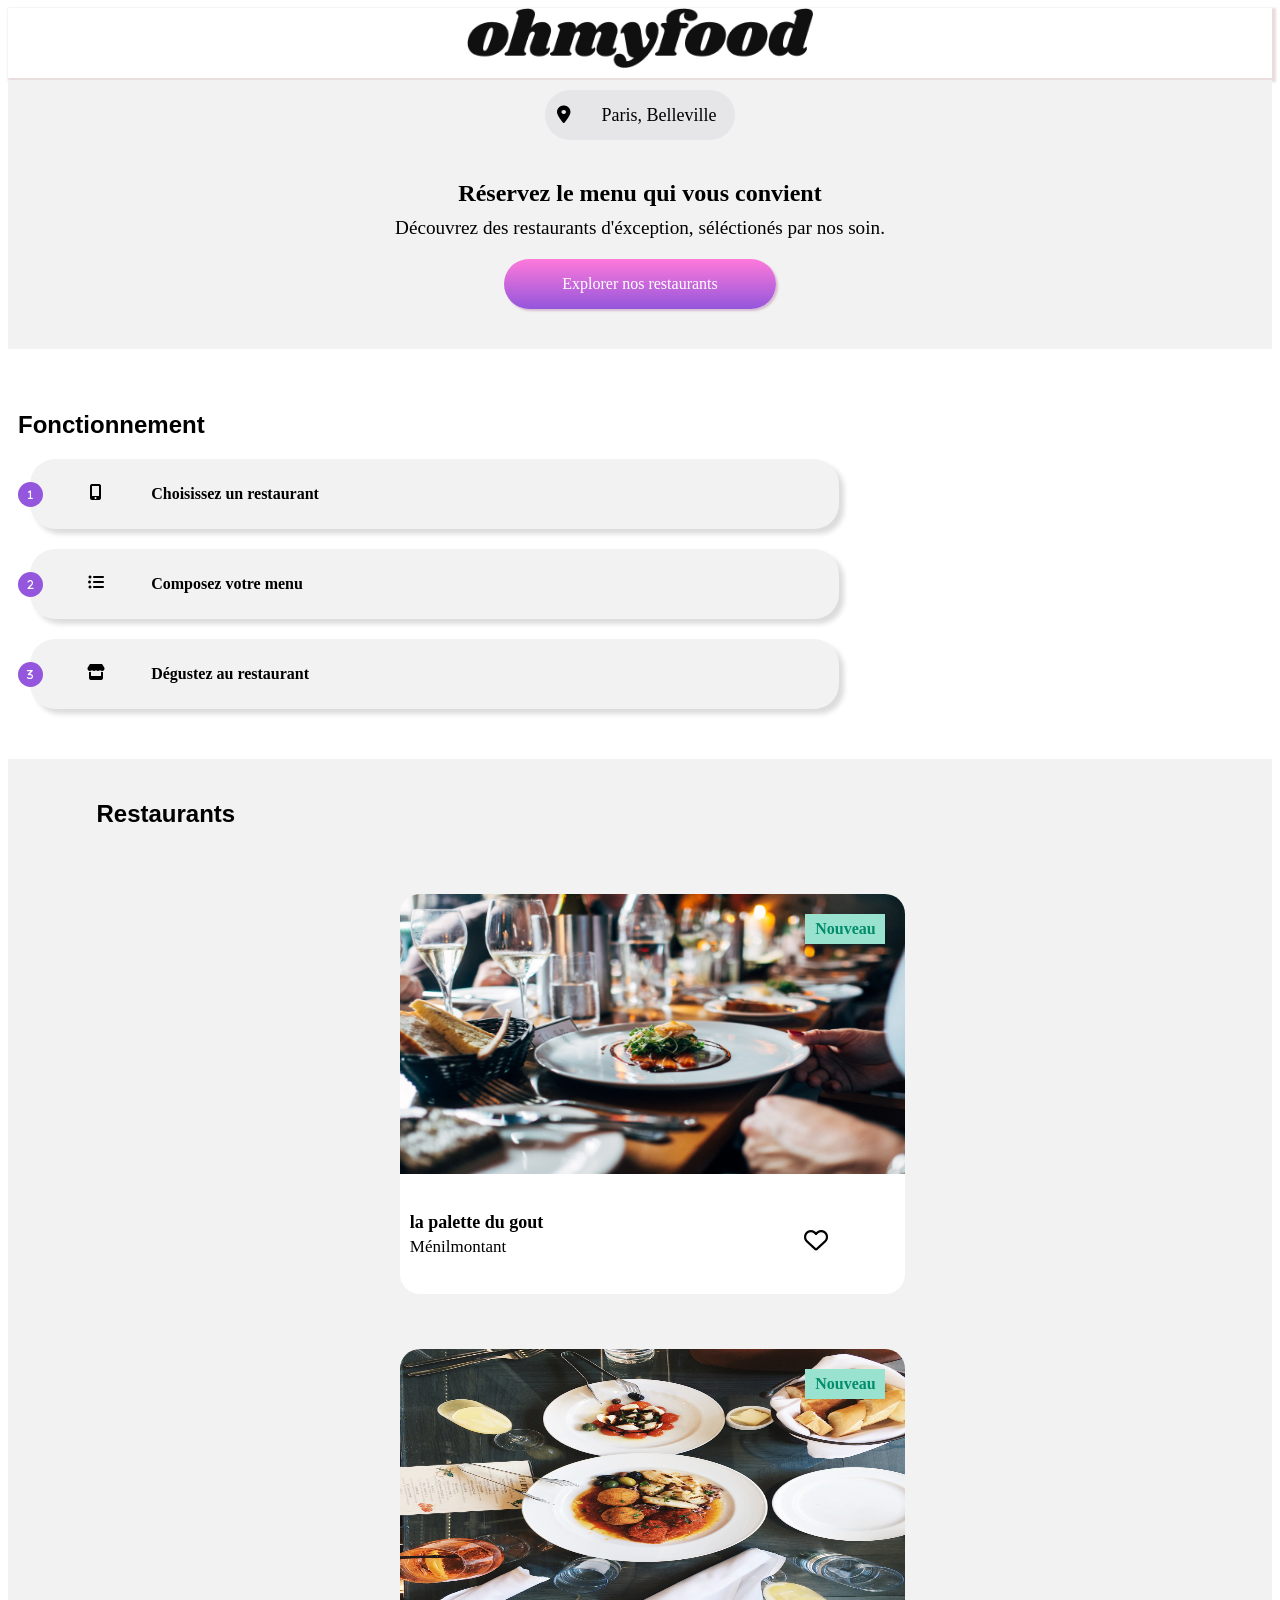
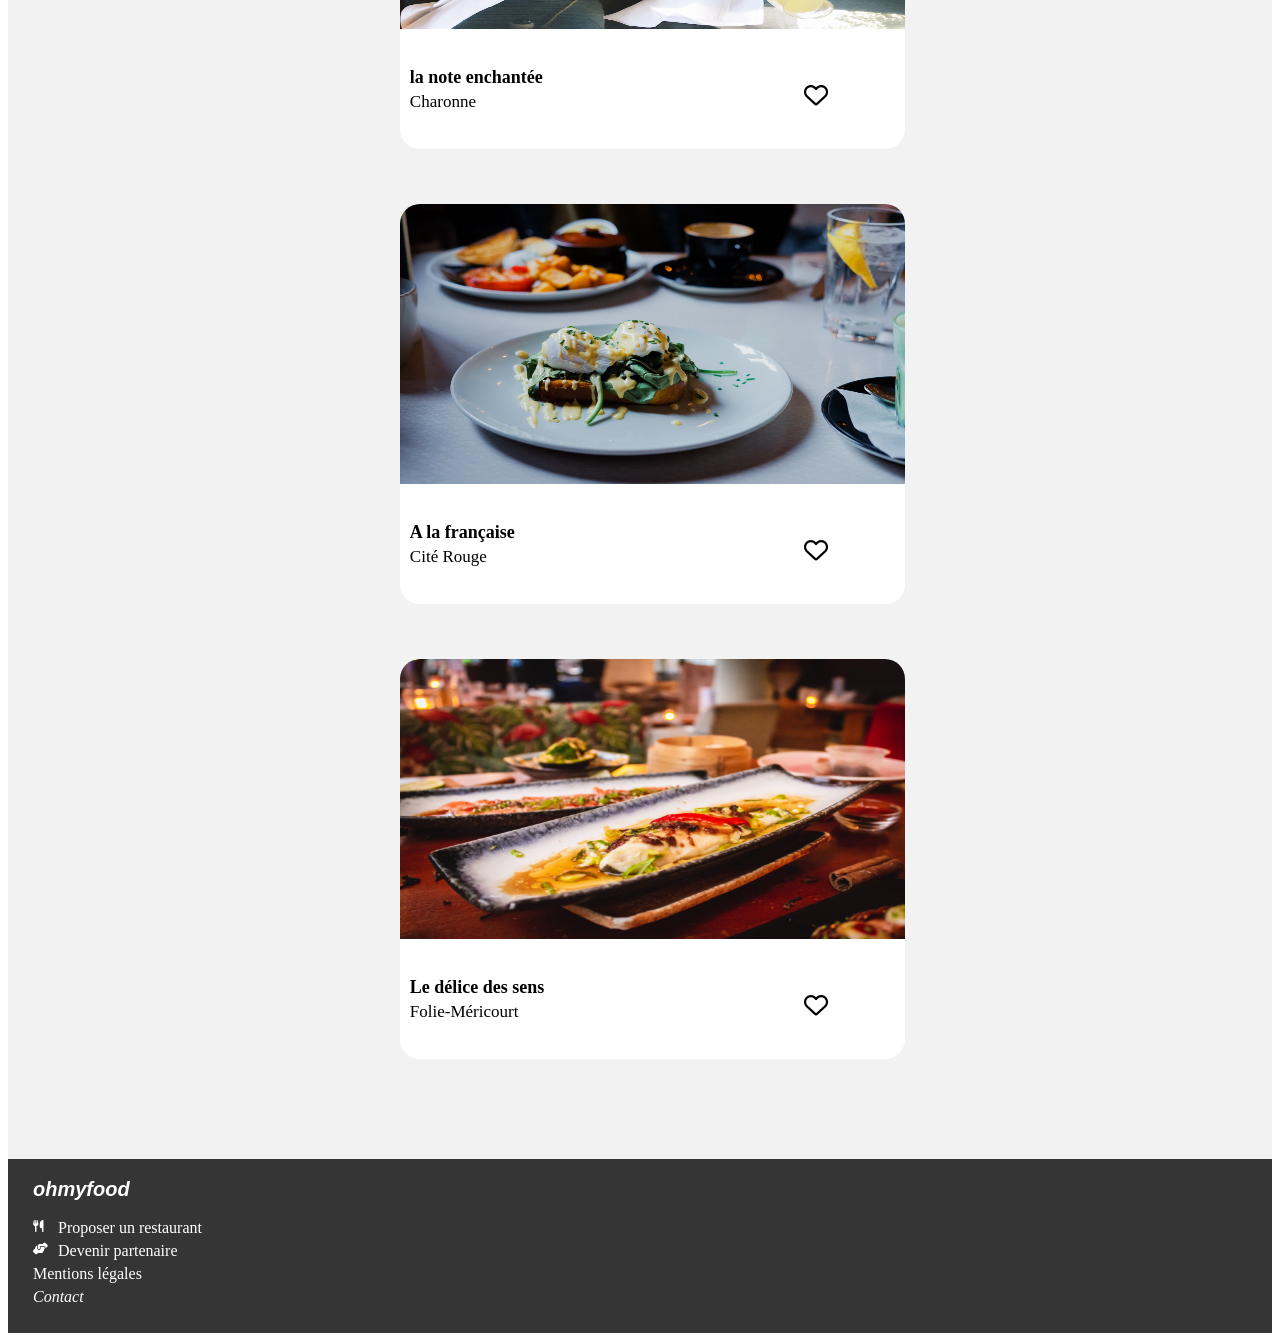
<file: index.html>
<!DOCTYPE html>
<html lang="fr">
    


    <head>
      
        <meta charset="UTF-8">
        <meta name="viewport" content="width=device-width, initial-scale=1.0">
        <link rel="stylesheet" href="style.css"/>
        <link rel="stylesheet" href="https://cdnjs.cloudflare.com/ajax/libs/font-awesome/6.1.1/css/all.min.css" integrity="sha512-KfkfwYDsLkIlwQp6LFnl8zNdLGxu9YAA1QvwINks4PhcElQSvqcyVLLD9aMhXd13uQjoXtEKNosOWaZqXgel0g==" crossorigin="anonymous" referrerpolicy="no-referrer" />
        <title>Ohmyfood</title>
    </head>
  
      <body>
         <section id="spinner">
            <div class="loader loader_quart"></div>
            <div class="loder">
               <div class="spin"></div>
            </div>
         </section>
        <header>
           <div id="logo"> <img id="logo_site" src="images/logo/ohmyfood.png" alt="logo du site"></div>
        </header> 
        <section id="tete">
            <div class="recher"> 
                <div class="loc"><i class="fa-solid fa-location-dot"></i></div>
                <div class="lieu"> Paris, Belleville</div>
            </div>
            <div id="texte">
               <div class="texte_gras">Réservez le menu qui vous convient</div>
               <div class="texte_normal">Découvrez des restaurants d'éxception, séléctionés par nos soin.</div>
               <div class="exploration"> Explorer nos restaurants</div>
            </div>
         
        </section>
        <section id="section2">
            <div id="bloc_setion2">
               <div class="fonction">Fonctionnement</div>
               <div class="bloc_choix">
                  <div class="numero"><i class="fa-solid fa-1"></i></div>
                  <div class="index2">
                     <div class="objet"><i class="fa-solid fa-mobile-screen-button"></i></div>
                     <div class="texte_description">Choisissez un restaurant</div>
                  </div>
               </div>
               <div class="bloc_choix">
                  <div class="numero"><i class="fa-solid fa-2"></i></div>
                  <div class="index2">
                     <div class="objet"><i class="fa-solid fa-list-ul"></i></div>
                     <div class="texte_description">Composez votre menu</div>
                  </div>
               </div>
               <div class="bloc_choix_3">
                  <div class="numero"><i class="fa-solid fa-3"></i></div>
                  <div class="index2_3">
                     <div class="objet_3"><i class="fa-solid fa-store"></i></div>
                     <div class="texte_description">Dégustez au restaurant</div>
                  </div>
               </div>
            </div>
        </section>
  
        <section id="section3">      
            <div id="bloc_section3"> 
               <div class="bloc_titre">Restaurants</div>     
               <div class="article_restaurant">
                  <a href="index_palette_du_gout.html" ></a>
                     <div class="image">
                           <img src="images/restaurants/jay-wennington-N_Y88TWmGwA-unsplash.jpg" alt="">
                     </div>
                     <div class="bloc_nouveau">Nouveau</div>  
                     <div class="texte_restau">
                           <div class="texte">
                              <div class="strong">la palette du gout</div>
                              <div class="small"> Ménilmontant</div>
                           </div>
                           <div class="coeur">
                              <div class="coeur_vide"><i class="fa-regular fa-heart"></i></div>
                              <div class="coeur_plein"><i class="fa-solid fa-heart"></i></div>
                           </div>
                      </div>
               
               </div>
                   <div class="article_restaurant">
                     <a href="index_note_enchanté.html"></a>
                      <div class="image">
                           <img src="images/restaurants/stil-u2Lp8tXIcjw-unsplash.jpg" alt="">
                     </div>
                      <div class="bloc_nouveau">Nouveau</div>
                      <div class="texte_restau">
                           <div class="texte">
                              <div class="strong">la note enchantée </div>
                              <div class="small"> Charonne</div>
                           </div>
                           <div class="coeur">
                              <div class="coeur_vide"><i class="fa-regular fa-heart"></i></div>
                              <div class="coeur_plein"><i class="fa-solid fa-heart"></i></div>
                           </div>
                      </div>
                   </div>
                   <div class="article_restaurant">
                     <a href="index_à_la_francaise.html"></a>
                      <div class="image"> 
                              <img src="images/restaurants/toa-heftiba-DQKerTsQwi0-unsplash.jpg"  alt="">
                      </div> 
                      <div class="texte_restau">
                              <div class="texte">
                                 <div class="strong">A la française</div>
                                 <div class="small"> Cité Rouge</div>
                              </div>
                              <div class="coeur">
                                 <div class="coeur_vide"><i class="fa-regular fa-heart"></i></div>
                                 <div class="coeur_plein"><i class="fa-solid fa-heart"></i></div>
                              </div>
                           </div>
                   </div>
                   <div class="article_restaurant">
                     <a href="index_delice_des_sens.html"></a>
                      <div class="image">
                              <img src="images/restaurants/louis-hansel-shotsoflouis-qNBGVyOCY8Q-unsplash.jpg"  alt="hôtel de la mer">
                      </div>
                           <div class="texte_restau">
                              <div class="texte">
                                 <div class="strong">Le délice des sens</div>
                                 <div class="small">Folie-Méricourt</div>
                              </div>
                              <div class="coeur">
                                 <div class="coeur_vide"><i class="fa-regular fa-heart"></i></div>
                                 <div class="coeur_plein"><i class="fa-solid fa-heart"></i></div>
                              </div>
                           </div>
                   </div>
                 
            </div>
        </section> 
        <footer> 
         <div class="footer_logo_site">ohmyfood</div>
         <div class="footer_ohmy">
            <div class="footer_log"><i class="fa-solid fa-utensils"></i></div>
            <div class="footer_p">Proposer un restaurant</div>
         </div>
  
         <div class="footer_ohmy">
            <div class="footer_log"><i class="fa-solid fa-handshake-angle"></i></div>
            <div class="footer_p">Devenir partenaire</div>
         </div>

         <div class="footer_ohmy">
            <div class="footer_p">Mentions légales</div>
         </div>
         <div class="footer_ohmy"> <address> <a id="contacte" href="mailto:diabyopen20@gmail.com">Contact</a></address>
         </div>

      </footer>
  
  
  
      </body>
  </html>
</file>
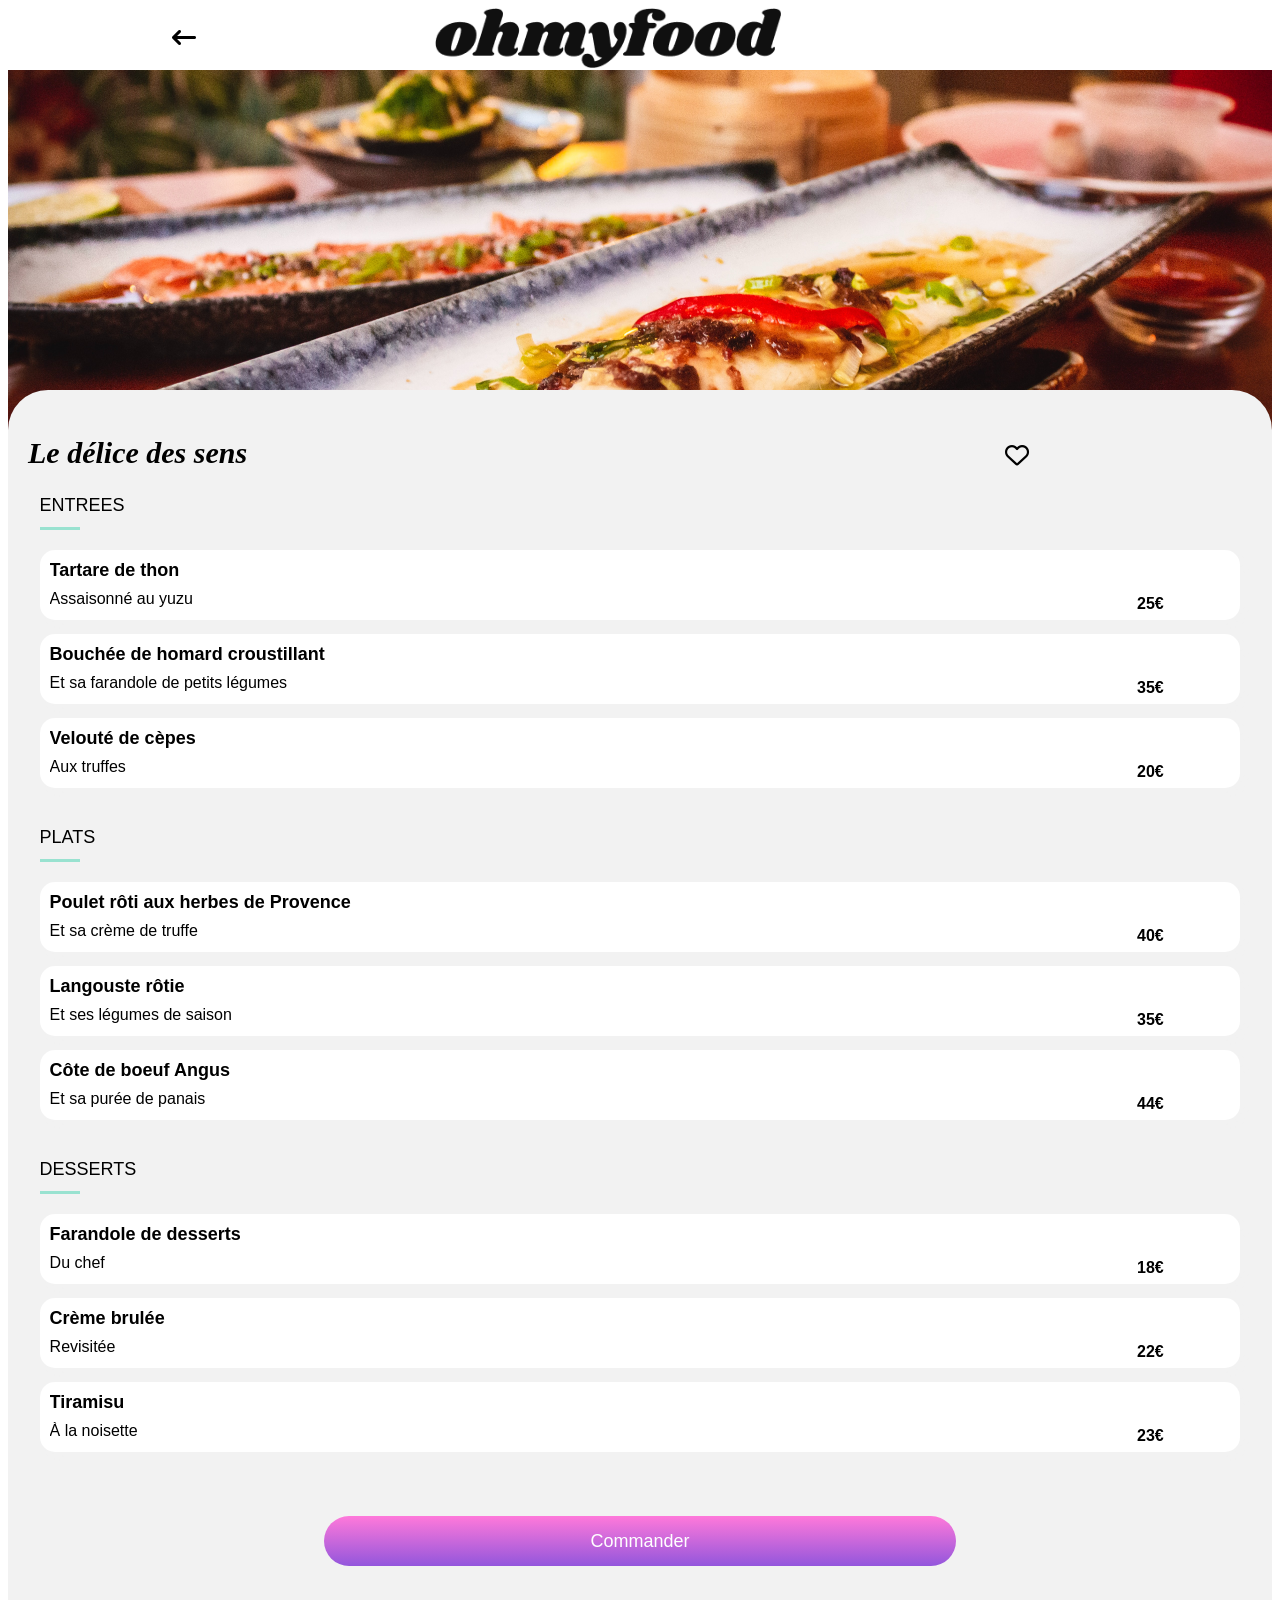
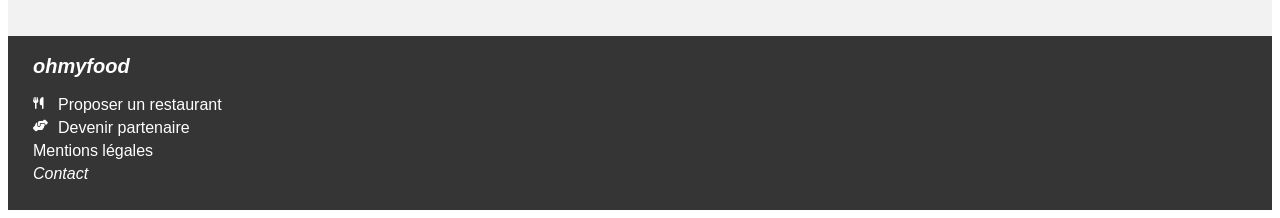
<file: index_delice_des_sens.html>
<!DOCTYPE html>
<html lang="fr">
    


    <head>
      
        <meta charset="UTF-8">
        <meta name="viewport" content="width=device-width, initial-scale=1.0">
        <link rel="stylesheet" href="style_Menu.css"/>
        <link rel="preconnect" href="https://fonts.googleapis.com"> 
        <link rel="stylesheet" href="https://cdnjs.cloudflare.com/ajax/libs/font-awesome/6.1.1/css/all.min.css" integrity="sha512-KfkfwYDsLkIlwQp6LFnl8zNdLGxu9YAA1QvwINks4PhcElQSvqcyVLLD9aMhXd13uQjoXtEKNosOWaZqXgel0g==" crossorigin="anonymous" referrerpolicy="no-referrer" />
        <title>Ohmyfood </title>
    </head>
    <body>
         <header>
            <div id="bouton_retoure"> <a href="index.html"> <i class="fa-solid fa-arrow-left-long"></i></a></div>
            <div id="logo"> <img id="logo_site" src="images/logo/ohmyfood.png" alt="logo du site"></div>
         </header> 
         <section id="tete">
             <div id="article_resto">
                 <div class="image"> <img src="images/restaurants/louis-hansel-shotsoflouis-qNBGVyOCY8Q-unsplash.jpg" alt="image restaurant à la française"></div>
                 <div class="texte">
                     <div class="strong_titre">Le délice des sens</div>
                     <div class="coeur">
                        <div class="coeur_vide"><i class="fa-regular fa-heart"></i></div>
                        <div class="coeur_plein"><i class="fa-solid fa-heart"></i></div>
                     </div>
                 </div>
             </div>
         </section>

         <section id="section2">
            <div class="bloc_tete">
                <div class="paragraphe_tete">ENTREES</div>
                <div class="souligne"></div>
            </div>
            <div class="bloc_identique">
                <div class="paragraphe">
                    <div class="strong">Tartare de thon</div>
                    <div class="small">Assaisonné au yuzu</div>
                </div>
                <div class="chiffre">25€</div>
                <div class="petit_coche"><i class="fa-solid fa-circle-check"></i>
                </div>
            </div>
            <div class="bloc_identique">
                <div class="paragraphe">
                    <div class="strong">Bouchée de homard croustillant </div>
                    <div class="small">Et sa farandole de petits légumes</div>
                </div>
                <div class="chiffre">35€</div>
                <div class="petit_coche"><i class="fa-solid fa-circle-check"></i>
                </div>
            </div>
            <div class="bloc_identique">
                <div class="paragraphe">
                    <div class="strong">Velouté de cèpes </div>
                    <div class="small">Aux truffes</div>
                </div>
                <div class="chiffre">20€</div>
                <div class="petit_coche"><i class="fa-solid fa-circle-check"></i>
                </div>
            </div>
         </section>


         <section id="section3">
            <div class="bloc_tete">
                <div class="paragraphe_tete">PLATS</div>
                <div class="souligne"></div>
            </div>
            <div class="bloc_identique">
                <div class="paragraphe">
                    <div class="strong">Poulet rôti aux herbes de Provence </div>
                    <div class="small">Et sa crème de truffe</div>
                </div>
                <div class="chiffre">40€</div>
                <div class="petit_coche"><i class="fa-solid fa-circle-check"></i>
                </div>
            </div>
            <div class="bloc_identique">
                <div class="paragraphe">
                    <div class="strong">Langouste rôtie </div>
                    <div class="small">Et ses légumes de saison</div>
                </div>
                <div class="chiffre">35€</div>
                <div class="petit_coche"><i class="fa-solid fa-circle-check"></i>
                </div>
            </div>
            <div class="bloc_identique">
                <div class="paragraphe">
                    <div class="strong">Côte de boeuf Angus </div>
                    <div class="small">Et sa purée de panais</div>
                </div>
                <div class="chiffre">44€</div>
                <div class="petit_coche"><i class="fa-solid fa-circle-check"></i>
                </div>
            </div>
            
         </section>

         <section id="section4">
            <div class="bloc_tete">
                <div class="paragraphe_tete">DESSERTS</div>
                <div class="souligne"></div>
            </div>
            <div class="bloc_identique">
                <div class="paragraphe">
                    <div class="strong">Farandole de desserts</div>
                    <div class="small">Du chef</div>
                </div>
                <div class="chiffre">18€</div>
                <div class="petit_coche"><i class="fa-solid fa-circle-check"></i>
                </div>
            </div>
            <div class="bloc_identique">
                <div class="paragraphe">
                    <div class="strong">Crème brulée </div>
                    <div class="small">Revisitée</div>
                </div>
                <div class="chiffre">22€</div>
                <div class="petit_coche"><i class="fa-solid fa-circle-check"></i>
                </div>
            </div>
            <div class="bloc_identique">
                <div class="paragraphe">
                    <div class="strong">Tiramisu</div>
                    <div class="small">À la noisette</div>
                </div>
                <div class="chiffre">23€</div>
                <div class="petit_coche"><i class="fa-solid fa-circle-check"></i>
                </div>
            </div>
            
         </section>

         <section id="section_dernier">
             <div id="commander">Commander</div>

         </section>
         <footer> 
            <div class="footer_logo_site">ohmyfood</div>
            <div class="footer_ohmy">
               <div class="footer_log"><i class="fa-solid fa-utensils"></i></div>
               <div class="footer_p">Proposer un restaurant</div>
            </div>
     
            <div class="footer_ohmy">
               <div class="footer_log"><i class="fa-solid fa-handshake-angle"></i></div>
               <div class="footer_p">Devenir partenaire</div>
            </div>

            <div class="footer_ohmy">
               <div class="footer_p">Mentions légales</div>
            </div>
            <div class="footer_ohmy"> <address> <a id="contacte" href="mailto:diabyopen20@gmail.com">Contact</a></address>
            </div>
         </footer>
         
    </body>
</html>
</file>
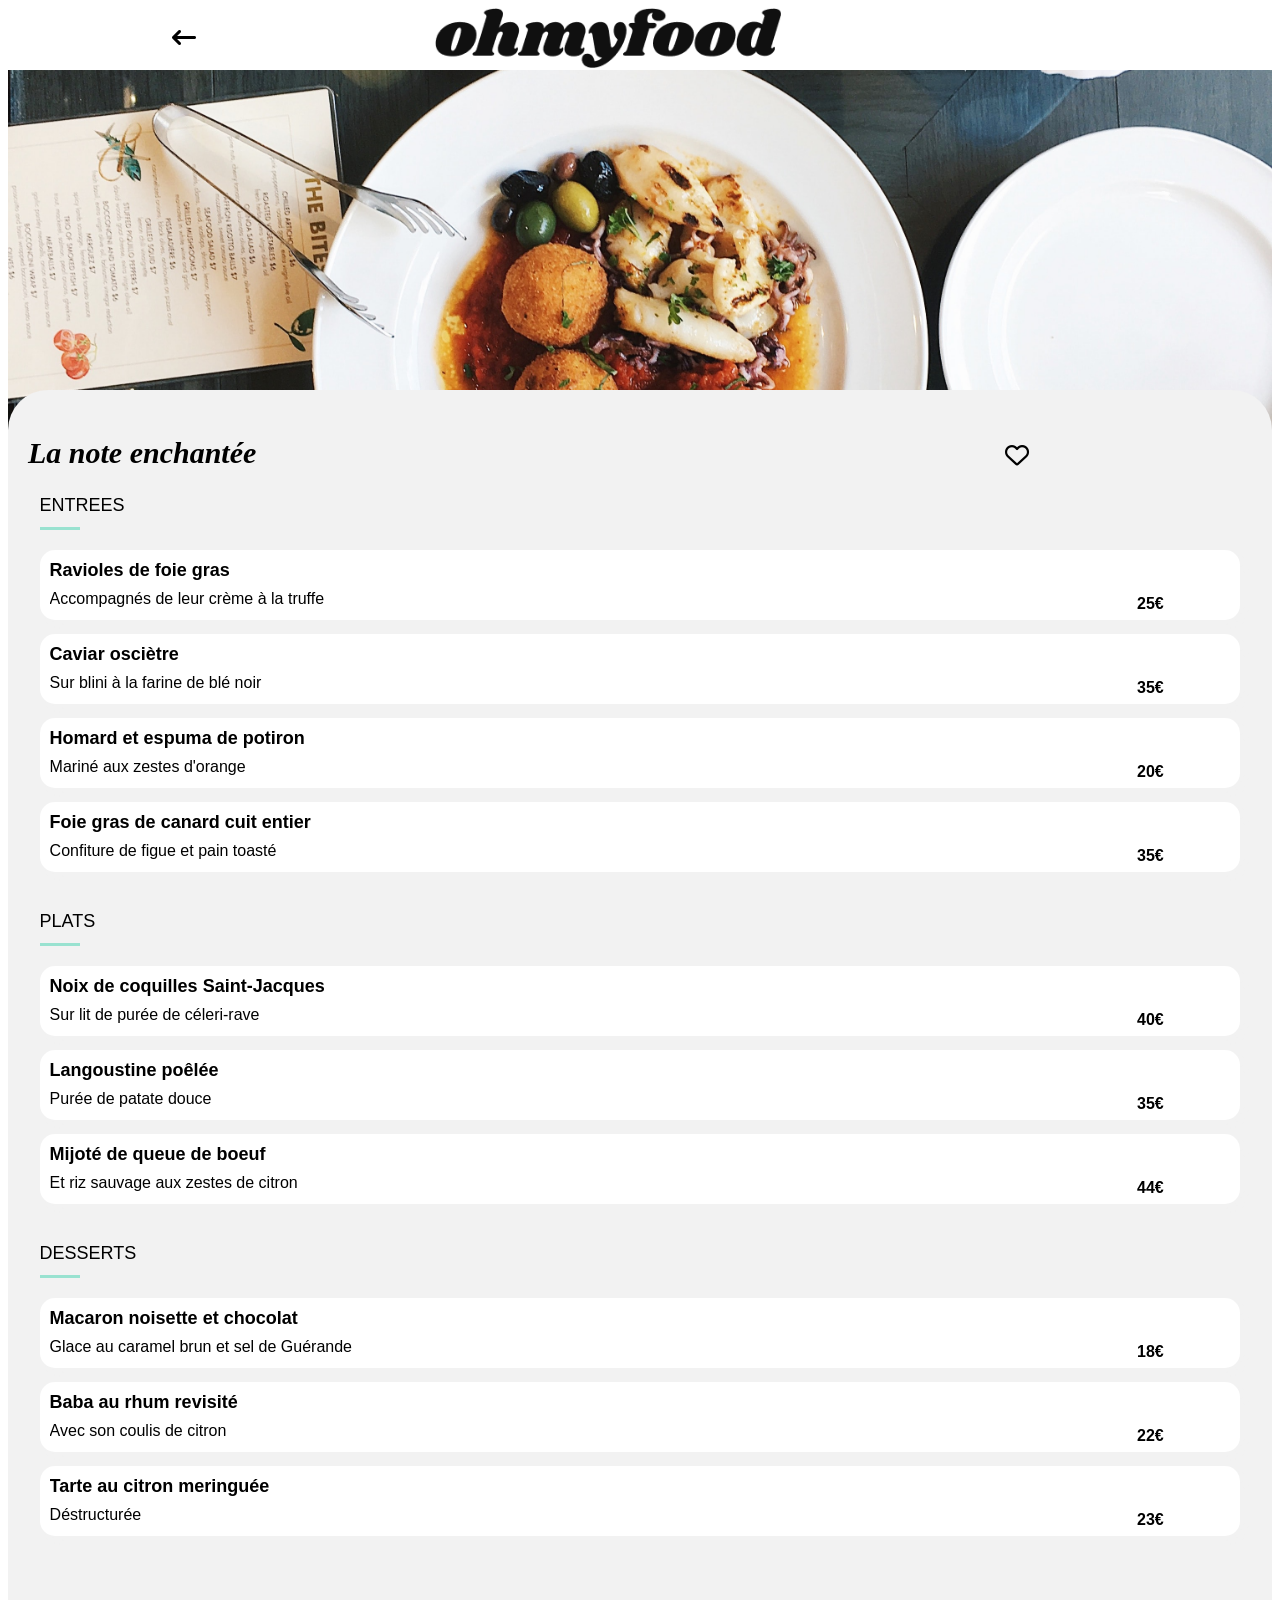
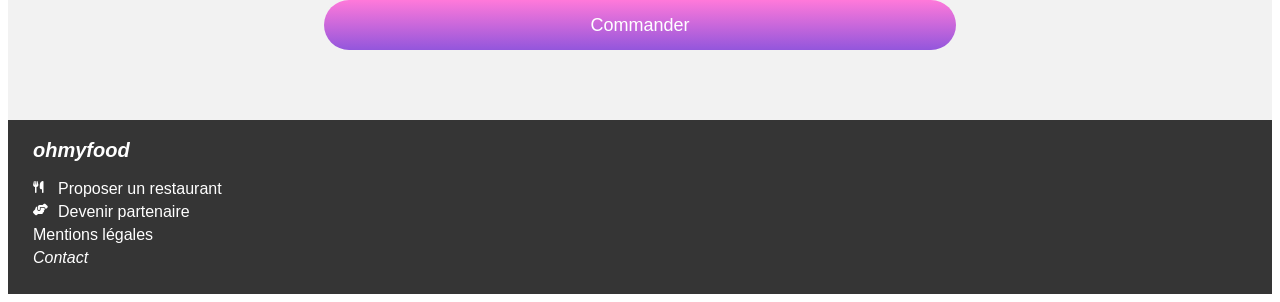
<file: index_note_enchanté.html>
<!DOCTYPE html>
<html lang="fr">
    


    <head>
      
        <meta charset="UTF-8">
        <meta name="viewport" content="width=device-width, initial-scale=1.0">
        <link rel="stylesheet" href="style_Menu.css"/>
        <link rel="preconnect" href="https://fonts.googleapis.com"> 
        <link rel="stylesheet" href="https://cdnjs.cloudflare.com/ajax/libs/font-awesome/6.1.1/css/all.min.css" integrity="sha512-KfkfwYDsLkIlwQp6LFnl8zNdLGxu9YAA1QvwINks4PhcElQSvqcyVLLD9aMhXd13uQjoXtEKNosOWaZqXgel0g==" crossorigin="anonymous" referrerpolicy="no-referrer" />
        <title>Ohmyfood </title>
    </head>
    <body>
         <header>
            <div id="bouton_retoure"> <a href="index.html"> <i class="fa-solid fa-arrow-left-long"></i></a></div>
            <div id="logo"> <img id="logo_site" src="images/logo/ohmyfood.png" alt="logo du site"></div>
         </header> 
         <section id="tete">
             <div id="article_resto">
                 <div class="image"> <img src="images/restaurants/stil-u2Lp8tXIcjw-unsplash.jpg" alt="image restaurant à la française"></div>
                 <div class="texte">
                     <div class="strong_titre">La note enchantée</div>
                     <div class="coeur">
                        <div class="coeur_vide"><i class="fa-regular fa-heart"></i></div>
                        <div class="coeur_plein"><i class="fa-solid fa-heart"></i></div>
                     </div>
                 </div>
             </div>
         </section>

         <section id="section2">
            <div class="bloc_tete">
                <div class="paragraphe_tete">ENTREES</div>
                <div class="souligne"></div>
            </div>
            <div class="bloc_identique">
                <div class="paragraphe">
                    <div class="strong">Ravioles de foie gras </div>
                    <div class="small">Accompagnés de leur crème à la truffe</div>
                </div>
                <div class="chiffre">25€</div>
                <div class="petit_coche"><i class="fa-solid fa-circle-check"></i>
                </div>
            </div>
            <div class="bloc_identique">
                <div class="paragraphe">
                    <div class="strong">Caviar osciètre </div>
                    <div class="small">Sur blini à la farine de blé noir</div>
                </div>
                <div class="chiffre">35€</div>
                <div class="petit_coche"><i class="fa-solid fa-circle-check"></i>
                </div>
            </div>
            <div class="bloc_identique">
                <div class="paragraphe">
                    <div class="strong">Homard et espuma de potiron</div>
                    <div class="small">Mariné aux zestes d'orange</div>
                </div>
                <div class="chiffre">20€</div>
                <div class="petit_coche"><i class="fa-solid fa-circle-check"></i>
                </div>
            </div>
            <div class="bloc_identique">
                <div class="paragraphe">
                    <div class="strong">Foie gras de canard cuit entier</div>
                    <div class="small">Confiture de figue et pain toasté</div>
                </div>
                <div class="chiffre">35€</div>
                <div class="petit_coche"><i class="fa-solid fa-circle-check"></i>
                </div>
            </div>
         </section>


         <section id="section3">
            <div class="bloc_tete">
                <div class="paragraphe_tete">PLATS</div>
                <div class="souligne"></div>
            </div>
            <div class="bloc_identique">
                <div class="paragraphe">
                    <div class="strong">Noix de coquilles Saint-Jacques</div>
                    <div class="small">Sur lit de purée de céleri-rave</div>
                </div>
                <div class="chiffre">40€</div>
                <div class="petit_coche"><i class="fa-solid fa-circle-check"></i>
                </div>
            </div>
            <div class="bloc_identique">
                <div class="paragraphe">
                    <div class="strong">Langoustine poêlée</div>
                    <div class="small">Purée de patate douce</div>
                </div>
                <div class="chiffre">35€</div>
                <div class="petit_coche"><i class="fa-solid fa-circle-check"></i>
                </div>
            </div>
            <div class="bloc_identique">
                <div class="paragraphe">
                    <div class="strong">Mijoté de queue de boeuf </div>
                    <div class="small">Et riz sauvage aux zestes de citron</div>
                </div>
                <div class="chiffre">44€</div>
                <div class="petit_coche"><i class="fa-solid fa-circle-check"></i>
                </div>
            </div>
            
         </section>

         <section id="section4">
            <div class="bloc_tete">
                <div class="paragraphe_tete">DESSERTS</div>
                <div class="souligne"></div>
            </div>
            <div class="bloc_identique">
                <div class="paragraphe">
                    <div class="strong">Macaron noisette et chocolat</div>
                    <div class="small">Glace au caramel brun et sel de Guérande</div>
                </div>
                <div class="chiffre">18€</div>
                <div class="petit_coche"><i class="fa-solid fa-circle-check"></i>
                </div>
            </div>
            <div class="bloc_identique">
                <div class="paragraphe">
                    <div class="strong">Baba au rhum revisité </div>
                    <div class="small">Avec son coulis de citron</div>
                </div>
                <div class="chiffre">22€</div>
                <div class="petit_coche"><i class="fa-solid fa-circle-check"></i>
                </div>
            </div>
            <div class="bloc_identique">
                <div class="paragraphe">
                    <div class="strong">Tarte au citron meringuée</div>
                    <div class="small">Déstructurée</div>
                </div>
                <div class="chiffre">23€</div>
                <div class="petit_coche"><i class="fa-solid fa-circle-check"></i>
                </div>
            </div>
            
         </section>

         <section id="section_dernier">
             <div id="commander">Commander</div>

         </section>
         <footer> 
            <div class="footer_logo_site">ohmyfood</div>
            <div class="footer_ohmy">
               <div class="footer_log"><i class="fa-solid fa-utensils"></i></div>
               <div class="footer_p">Proposer un restaurant</div>
            </div>
     
            <div class="footer_ohmy">
               <div class="footer_log"><i class="fa-solid fa-handshake-angle"></i></div>
               <div class="footer_p">Devenir partenaire</div>
            </div>

            <div class="footer_ohmy">
               <div class="footer_p">Mentions légales</div>
            </div>
            <div class="footer_ohmy"> <address> <a id="contacte" href="mailto:diabyopen20@gmail.com">Contact</a></address>
            </div>
         </footer>
         
    </body>
</html>
</file>
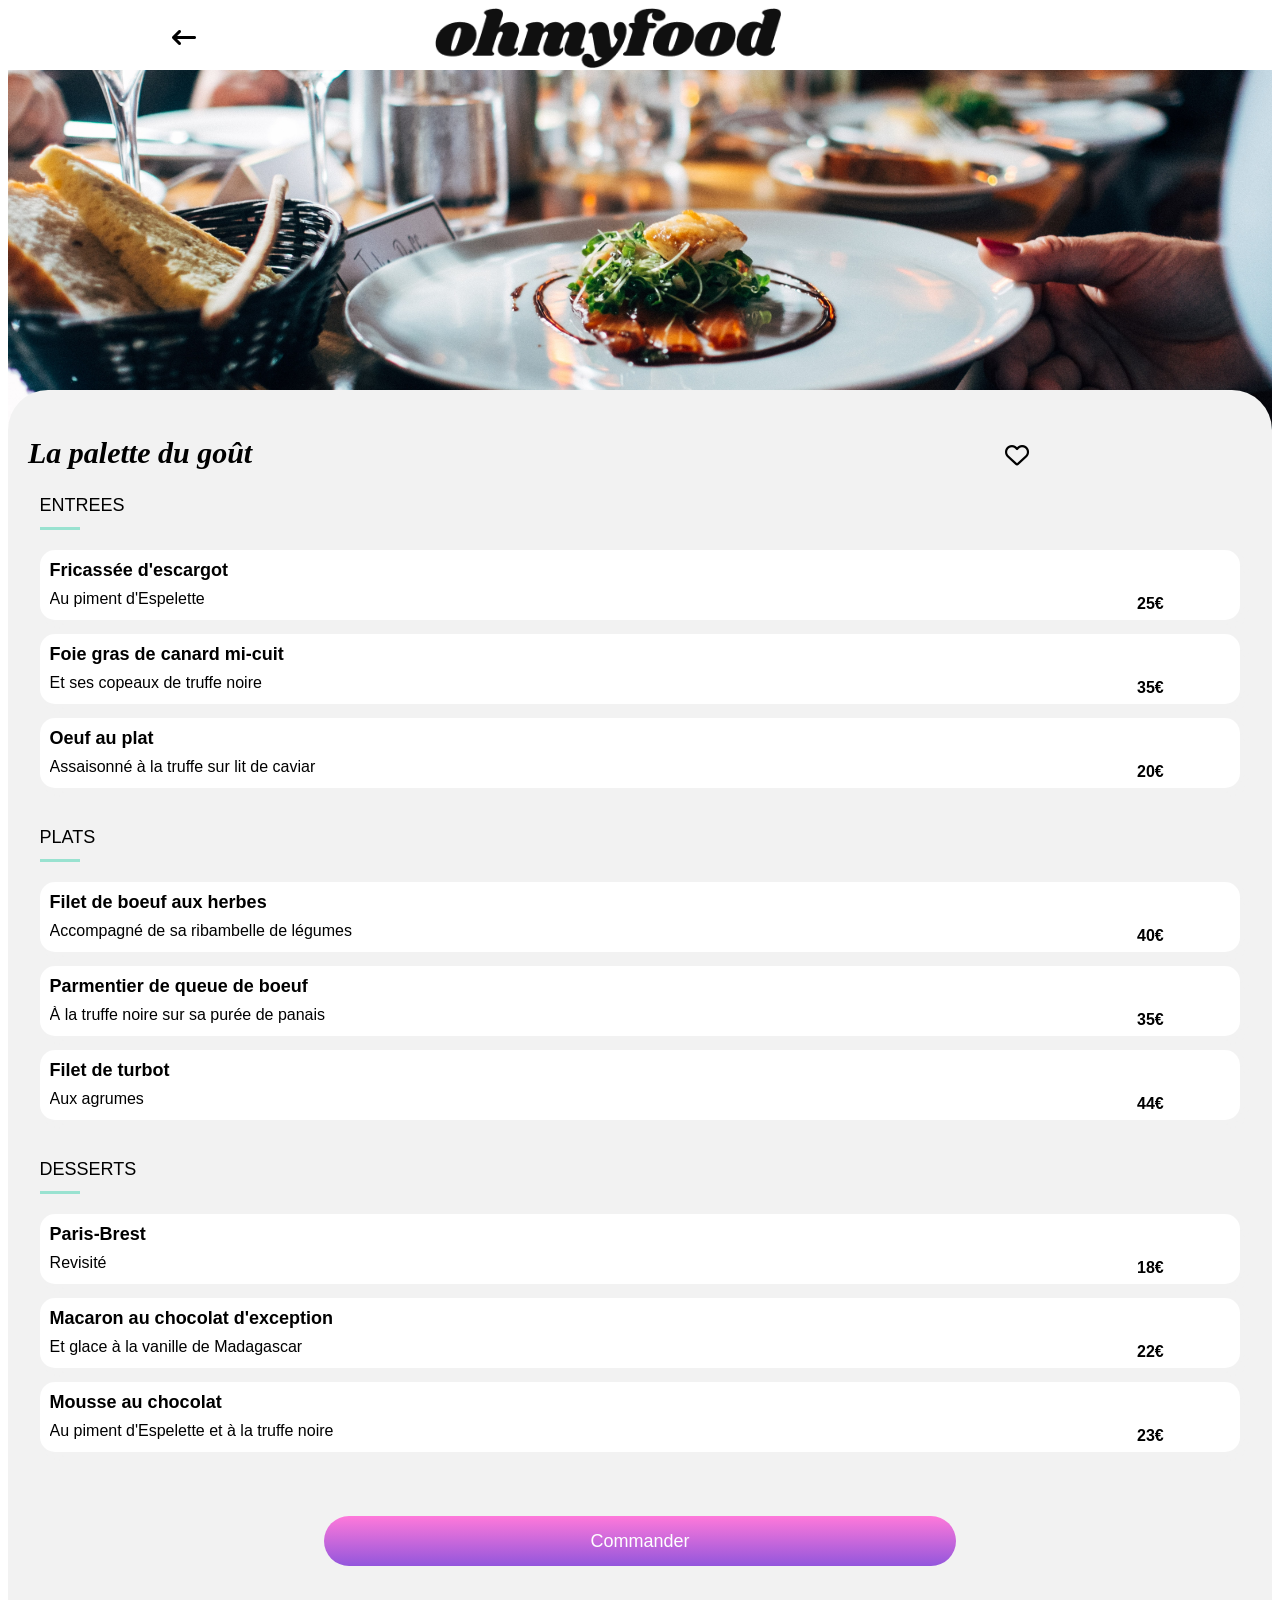
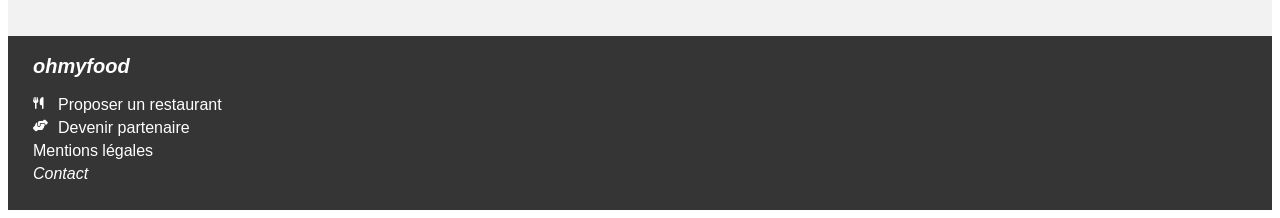
<file: index_palette_du_gout.html>
<!DOCTYPE html>
<html lang="fr">
    


    <head>
      
        <meta charset="UTF-8">
        <meta name="viewport" content="width=device-width, initial-scale=1.0">
        <link rel="stylesheet" href="style_Menu.css"/>
        <link rel="preconnect" href="https://fonts.googleapis.com"> 
        <link rel="stylesheet" href="https://cdnjs.cloudflare.com/ajax/libs/font-awesome/6.1.1/css/all.min.css" integrity="sha512-KfkfwYDsLkIlwQp6LFnl8zNdLGxu9YAA1QvwINks4PhcElQSvqcyVLLD9aMhXd13uQjoXtEKNosOWaZqXgel0g==" crossorigin="anonymous" referrerpolicy="no-referrer" />
        <title>Ohmyfood </title>
    </head>
    <body>
         <header>
            <div id="bouton_retoure"><a href="index.html"><i class="fa-solid fa-arrow-left-long"></i></a></div>
            <div id="logo"> <img id="logo_site" src="images/logo/ohmyfood.png" alt="logo du site"></div>
         </header> 
         <section id="tete">
             <div id="article_resto">
                 <div class="image"> <img src="images/restaurants/jay-wennington-N_Y88TWmGwA-unsplash.jpg" alt="image restaurant à la française"></div>
                 <div class="texte">
                     <div class="strong_titre">La palette du goût</div>
                     <div class="coeur">
                        <div class="coeur_vide"><i class="fa-regular fa-heart"></i></div>
                        <div class="coeur_plein"><i class="fa-solid fa-heart"></i></div>
                     </div>
                 </div>
             </div>
         </section>

         <section id="section2">
            <div class="bloc_tete">
                <div class="paragraphe_tete">ENTREES</div>
                <div class="souligne"></div>
            </div>
            <div class="bloc_identique">
                <div class="paragraphe">
                    <div class="strong">Fricassée d'escargot</div>
                    <div class="small">Au piment d'Espelette </div>
                </div>
                <div class="chiffre">25€</div>
                <div class="petit_coche"><i class="fa-solid fa-circle-check"></i>
                </div>
            </div>
            <div class="bloc_identique">
                <div class="paragraphe">
                    <div class="strong">Foie gras de canard mi-cuit </div>
                    <div class="small">Et ses copeaux de truffe noire</div>
                </div>
                <div class="chiffre">35€</div>
                <div class="petit_coche"><i class="fa-solid fa-circle-check"></i>
                </div>
            </div>
            <div class="bloc_identique">
                <div class="paragraphe">
                    <div class="strong">Oeuf au plat</div>
                    <div class="small">Assaisonné à la truffe sur lit de caviar</div>
                </div>
                <div class="chiffre">20€</div>
                <div class="petit_coche"><i class="fa-solid fa-circle-check"></i>
                </div>
            </div>
         </section>

         <section id="section3">
            <div class="bloc_tete">
                <div class="paragraphe_tete">PLATS</div>
                <div class="souligne"></div>
            </div>
            <div class="bloc_identique">
                <div class="paragraphe">
                    <div class="strong">Filet de boeuf aux herbes</div>
                    <div class="small">Accompagné de sa ribambelle de légumes</div>
                </div>
                <div class="chiffre">40€</div>
                <div class="petit_coche"><i class="fa-solid fa-circle-check"></i>
                </div>
            </div>
            <div class="bloc_identique">
                <div class="paragraphe">
                    <div class="strong">Parmentier de queue de boeuf</div>
                    <div class="small">À la truffe noire sur sa purée de panais</div>
                </div>
                <div class="chiffre">35€</div>
                <div class="petit_coche"><i class="fa-solid fa-circle-check"></i>
                </div>
            </div>
            <div class="bloc_identique">
                <div class="paragraphe">
                    <div class="strong">Filet de turbot</div>
                    <div class="small">Aux agrumes</div>
                </div>
                <div class="chiffre">44€</div>
                <div class="petit_coche"><i class="fa-solid fa-circle-check"></i>
                </div>
            </div>
            
         </section>

         <section id="section4">
            <div class="bloc_tete">
                <div class="paragraphe_tete">DESSERTS</div>
                <div class="souligne"></div>
            </div>
            <div class="bloc_identique">
                <div class="paragraphe">
                    <div class="strong">Paris-Brest</div>
                    <div class="small">Revisité</div>
                </div>
                <div class="chiffre">18€</div>
                <div class="petit_coche"><i class="fa-solid fa-circle-check"></i>
                </div>
            </div>
            <div class="bloc_identique">
                <div class="paragraphe">
                    <div class="strong">Macaron au chocolat d'exception </div>
                    <div class="small">Et glace à la vanille de Madagascar</div>
                </div>
                <div class="chiffre">22€</div>
                <div class="petit_coche"><i class="fa-solid fa-circle-check"></i>
                </div>
            </div>
            <div class="bloc_identique">
                <div class="paragraphe">
                    <div class="strong">Mousse au chocolat </div>
                    <div class="small">Au piment d'Espelette et à la truffe noire</div>
                </div>
                <div class="chiffre">23€</div>
                <div class="petit_coche"><i class="fa-solid fa-circle-check"></i>
                </div>
            </div>
            
         </section>

         <section id="section_dernier">
             <div id="commander">Commander</div>

         </section>
         <footer> 
             <div class="footer_logo_site">ohmyfood</div>
             <div class="footer_ohmy">
                <div class="footer_log"><i class="fa-solid fa-utensils"></i></div>
                <div class="footer_p">Proposer un restaurant</div>
             </div>
      
             <div class="footer_ohmy">
                <div class="footer_log"><i class="fa-solid fa-handshake-angle"></i></div>
                <div class="footer_p">Devenir partenaire</div>
             </div>
 
             <div class="footer_ohmy">
                <div class="footer_p">Mentions légales</div>
             </div>
             <div class="footer_ohmy"> <address> <a id="contacte" href="mailto:diabyopen20@gmail.com">Contact</a></address>
             </div>
 
          </footer>
   
    </body>
</html>
</file>
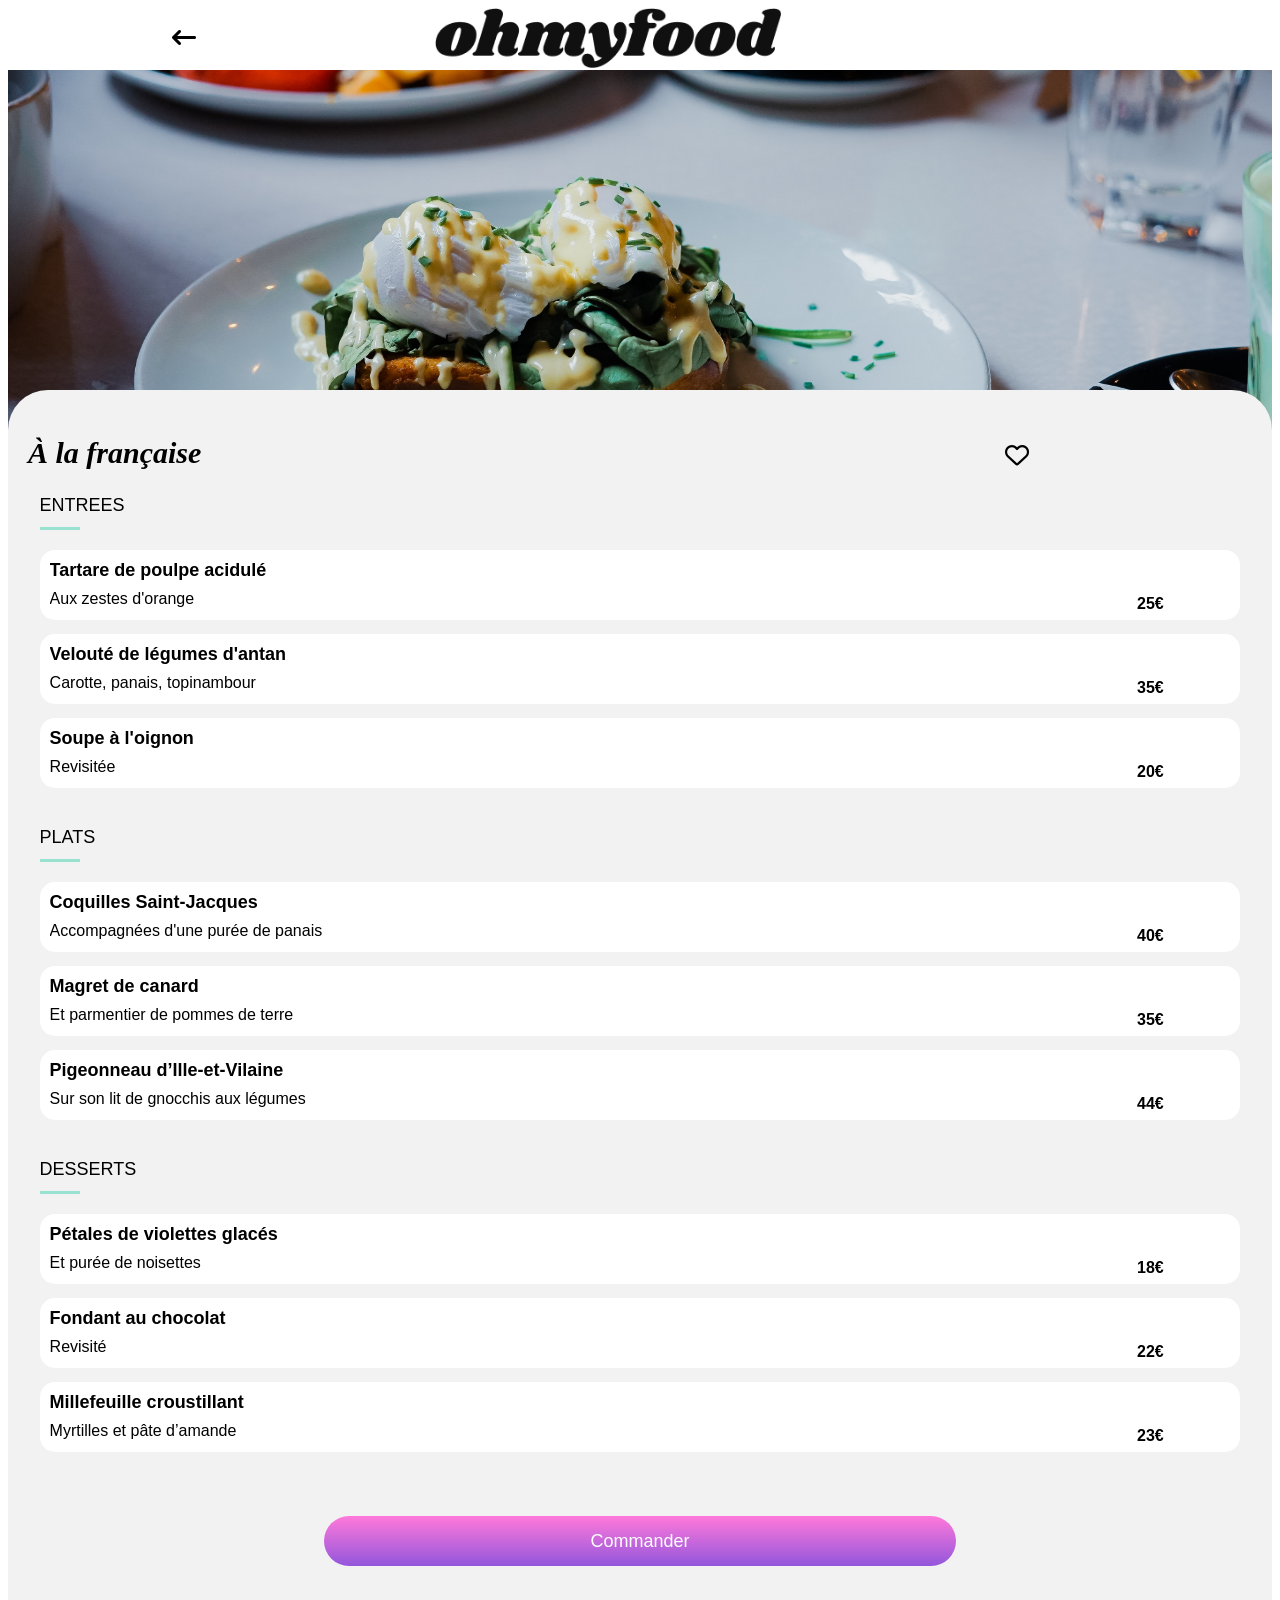
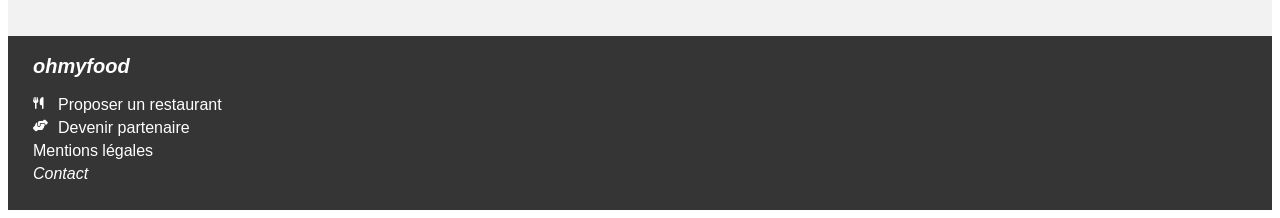
<file: index_à_la_francaise.html>
<!DOCTYPE html>
<html lang="fr">
    


    <head>
      
        <meta charset="UTF-8">
        <meta name="viewport" content="width=device-width, initial-scale=1.0">
        <link rel="stylesheet" href="style_Menu.css"/>
        <link rel="preconnect" href="https://fonts.googleapis.com"> 
        <link rel="stylesheet" href="https://cdnjs.cloudflare.com/ajax/libs/font-awesome/6.1.1/css/all.min.css" integrity="sha512-KfkfwYDsLkIlwQp6LFnl8zNdLGxu9YAA1QvwINks4PhcElQSvqcyVLLD9aMhXd13uQjoXtEKNosOWaZqXgel0g==" crossorigin="anonymous" referrerpolicy="no-referrer" />
        <title>Ohmyfood </title>
    </head>
    <body>
         <header>
            <div id="bouton_retoure"> <a href="index.html"> <i class="fa-solid fa-arrow-left-long"></i></a></div>
            <div id="logo"> <img id="logo_site" src="images/logo/ohmyfood.png" alt="logo du site"></div>
         </header> 
         <section id="tete">
             <div id="article_resto">
                 <div class="image"> <img src="images/restaurants/toa-heftiba-DQKerTsQwi0-unsplash.jpg" alt="image restaurant à la française"></div>
                 <div class="texte">
                     <div class="strong_titre"> À la française</div>
                     <div class="coeur">
                        <div class="coeur_vide"><i class="fa-regular fa-heart"></i></div>
                        <div class="coeur_plein"><i class="fa-solid fa-heart"></i></div>
                     </div>
                 </div>
             </div>
         </section>

         <section id="section2">
            <div class="bloc_tete">
                <div class="paragraphe_tete">ENTREES</div>
                <div class="souligne"></div>
            </div>
            <div class="bloc_identique">
                <div class="paragraphe">
                    <div class="strong">Tartare de poulpe acidulé</div>
                    <div class="small">Aux zestes d'orange</div>
                </div>
                <div class="chiffre">25€</div>
                <div class="petit_coche"><i class="fa-solid fa-circle-check"></i>
                </div>
            </div>
            <div class="bloc_identique">
                <div class="paragraphe">
                    <div class="strong">Velouté de légumes d'antan</div>
                    <div class="small">Carotte, panais, topinambour</div>
                </div>
                <div class="chiffre">35€</div>
                <div class="petit_coche"><i class="fa-solid fa-circle-check"></i>
                </div>
            </div>
            <div class="bloc_identique">
                <div class="paragraphe">
                    <div class="strong">Soupe à l'oignon</div>
                    <div class="small">Revisitée</div>
                </div>
                <div class="chiffre">20€</div>
                <div class="petit_coche"><i class="fa-solid fa-circle-check"></i>
                </div>
            </div>
         </section>


         <section id="section3">
            <div class="bloc_tete">
                <div class="paragraphe_tete">PLATS</div>
                <div class="souligne"></div>
            </div>
            <div class="bloc_identique">
                <div class="paragraphe">
                    <div class="strong">Coquilles Saint-Jacques</div>
                    <div class="small">Accompagnées d'une purée de panais</div>
                </div>
                <div class="chiffre">40€</div>
                <div class="petit_coche"><i class="fa-solid fa-circle-check"></i>
                </div>
            </div>
            <div class="bloc_identique">
                <div class="paragraphe">
                    <div class="strong">Magret de canard</div>
                    <div class="small">Et parmentier de pommes de terre</div>
                </div>
                <div class="chiffre">35€</div>
                <div class="petit_coche"><i class="fa-solid fa-circle-check"></i>
                </div>
            </div>
            <div class="bloc_identique">
                <div class="paragraphe">
                    <div class="strong">Pigeonneau d’Ille-et-Vilaine</div>
                    <div class="small">Sur son lit de gnocchis aux légumes</div>
                </div>
                <div class="chiffre">44€</div>
                <div class="petit_coche"><i class="fa-solid fa-circle-check"></i>
                </div>
            </div>
            
         </section>

         <section id="section4">
            <div class="bloc_tete">
                <div class="paragraphe_tete">DESSERTS</div>
                <div class="souligne"></div>
            </div>
            <div class="bloc_identique">
                <div class="paragraphe">
                    <div class="strong">Pétales de violettes glacés</div>
                    <div class="small">Et purée de noisettes</div>
                </div>
                <div class="chiffre">18€</div>
                <div class="petit_coche"><i class="fa-solid fa-circle-check"></i>
                </div>
            </div>
            <div class="bloc_identique">
                <div class="paragraphe">
                    <div class="strong">Fondant au chocolat</div>
                    <div class="small">Revisité</div>
                </div>
                <div class="chiffre">22€</div>
                <div class="petit_coche"><i class="fa-solid fa-circle-check"></i>
                </div>
            </div>
            <div class="bloc_identique">
                <div class="paragraphe">
                    <div class="strong">Millefeuille croustillant</div>
                    <div class="small">Myrtilles et pâte d’amande</div>
                </div>
                <div class="chiffre">23€</div>
                <div class="petit_coche"><i class="fa-solid fa-circle-check"></i>
                </div>
            </div>
            
         </section>

         <section id="section_dernier">
             <div id="commander">Commander</div>

         </section>
         <footer> 
            <div class="footer_logo_site">ohmyfood</div>
            <div class="footer_ohmy">
               <div class="footer_log"><i class="fa-solid fa-utensils"></i></div>
               <div class="footer_p">Proposer un restaurant</div>
            </div>
     
            <div class="footer_ohmy">
               <div class="footer_log"><i class="fa-solid fa-handshake-angle"></i></div>
               <div class="footer_p">Devenir partenaire</div>
            </div>

            <div class="footer_ohmy">
               <div class="footer_p">Mentions légales</div>
            </div>
            <div class="footer_ohmy"> <address> <a id="contacte" href="mailto:diabyopen20@gmail.com">Contact</a></address>
            </div>
         </footer>
         
    </body>
</html>
</file>
<file: style.css>
@charset "UTF-8";
@keyframes PAGE_spinner {
  0% {
    transform: scale(0);
    opacity: 0;
  }
  10% {
    transform: scale(0.1);
    opacity: 0, 1;
  }
  100% {
    transform: scale(1);
    opacity: 1;
  }
}
@keyframes rotation {
  0% {
    transform: rotate(0deg);
  }
  25% {
    transform: rotate(90deg);
  }
  50% {
    transform: rotate(180deg);
  }
  75% {
    transform: rotate(270deg);
  }
  100% {
    transform: rotate(360deg);
  }
}
@keyframes couleur_boutton {
  0% {
    transform: scale(0);
    background-color: rgba(223, 26, 174, 0.562);
  }
  25% {
    transform: scale(0.25);
    background-color: rgba(230, 28, 180, 0.562);
  }
  50% {
    transform: scale(0.5);
    background-color: rgba(235, 30, 184, 0.562);
  }
  75% {
    transform: scale(0.75);
    background-color: rgba(240, 32, 188, 0.562);
  }
  100% {
    transform: scale(1);
    background-color: rgba(250, 34, 194, 0.562);
  }
}
@keyframes coeur_remplissage {
  0% {
    transform: scale(0);
  }
  100% {
    transform: scale(1);
  }
}
@keyframes coeur_plein {
  0% {
    transform: translateY(0%);
    opacity: 1;
  }
  10% {
    transform: translateY(10%);
    opacity: 1;
  }
  20% {
    transform: translateY(20%);
    opacity: 1;
  }
  30% {
    transform: translateY(30%);
    opacity: 1;
  }
  40% {
    transform: translateY(40%);
    opacity: 1;
  }
  50% {
    transform: translateY(50%);
    opacity: 1;
  }
  60% {
    transform: translateY(60%);
    opacity: 1;
  }
  70% {
    transform: translateY(70%);
    opacity: 1;
  }
  80% {
    transform: translateY(80%);
    opacity: 1;
  }
  90% {
    transform: translateY(90%);
    opacity: 1;
  }
  100% {
    transform: translateY(100%);
    opacity: 1;
  }
}
/*----------------------version_mobile--------------------------*/
body {
  font-family: "Roboto", sans-serif;
}

/*--------------------loading spinner----------------------------------*/
#spinner {
  width: 100%;
  height: 100%;
  display: flex;
  justify-content: center;
  padding-top: 300px;
  position: fixed;
  z-index: 10;
  animation: PAGE_spinner 3s;
  animation-direction: reverse;
  animation-fill-mode: forwards;
}

.loader {
  width: 50px;
  height: 50px;
  display: inline-block;
  position: relative;
}

.loader_quart {
  border-radius: 50%;
  border: 6px SOLID rgba(255, 255, 255, 0.4);
}

.loader_quart:after {
  width: 50px;
  height: 50px;
  content: "";
  position: absolute;
  top: -6px;
  left: -6px;
  bottom: -6px;
  border-radius: 50%;
  border: 6px solid transparent;
  border-top-color: #99E2D0;
  animation: rotation 400ms;
  animation-iteration-count: infinite;
}

/*-----------------header--------------------*/
header {
  background-color: white;
  width: 100%;
  height: 60px;
  margin-bottom: 3px;
  display: flex;
  justify-content: center;
  border: 5px;
  box-shadow: 0px 3px 3px rgb(214, 199, 199);
  animation: PAGE_spinner 3s;
  animation-fill-mode: forwards;
}

#logo {
  width: 70%;
  height: 60px;
  font-size: xx-small;
  display: flex;
  justify-content: center;
  align-items: center;
}

#logo_site {
  width: 75%;
  height: 100%;
  object-fit: contain;
}

/*-----------------section_téte---------------*/
#tete {
  background-color: #F2F2F2;
  width: 100%;
  height: auto;
  animation: PAGE_spinner 3s;
  animation-fill-mode: forwards;
}

.recher {
  background-color: #e6e6e9;
  width: 100%;
  height: 50px;
  margin-top: 0;
  border-radius: 0;
  font-size: large;
  display: flex;
  justify-content: center;
  align-items: center;
}

.loc {
  width: 10%;
  height: 100%;
  display: flex;
  justify-content: center;
  align-items: center;
}

.lieu {
  width: 35%;
  height: 100%;
  display: flex;
  justify-content: center;
  align-items: center;
}

#texte {
  width: 100%;
  height: auto;
  display: flex;
  padding-top: 40px;
  padding-bottom: 40px;
  flex-direction: column;
  justify-content: space-around;
  align-items: center;
}

.texte_gras {
  width: 70%;
  height: auto;
  font-size: x-large;
  font-weight: bold;
  text-align: center;
}

.texte_normal {
  width: 90%;
  height: auto;
  margin-top: 10px;
  margin-bottom: 10px;
  font-size: 15px;
  text-align: center;
}

.exploration {
  background: linear-gradient(#FF79DA, #9356DC);
  color: white;
  width: auto;
  height: 50px;
  padding-left: 17px;
  padding-right: 17px;
  margin-top: 10px;
  display: flex;
  justify-content: center;
  align-items: center;
  font-size: medium;
  border: 0px solid;
  border-radius: 30px;
  box-shadow: 1px 1px 1px rgba(194, 147, 182, 0.562);
}

.exploration:active {
  background: linear-gradient(#FF79DA, #9356DC);
  color: white;
  width: auto;
  height: 55px;
  white-space: nowrap;
  padding-left: 17px;
  padding-right: 17px;
  margin-top: 10px;
  display: flex;
  justify-content: center;
  align-items: center;
  font-size: medium;
  border: 0px solid;
  border-radius: 30px;
  box-shadow: 3px 3px 3px rgba(194, 147, 182, 0.562);
}

/*---------------section_2-----------*/
#section2 {
  width: 100%;
  height: auto;
  animation: PAGE_spinner 3s;
  animation-fill-mode: forwards;
}

#bloc_setion2 {
  width: 100%;
  height: 350px;
  margin-top: 20px;
  margin-left: 10px;
  margin-bottom: 40px;
  display: flex;
  flex-direction: column;
  justify-content: space-around;
}

.fonction {
  width: 80%;
  height: 60px;
  font-size: x-large;
  font-family: "Shrikhand", sans-serif;
  font-weight: bold;
  display: flex;
  align-items: flex-end;
}

.bloc_choix, .bloc_choix_3 {
  width: 95%;
  height: 70px;
  display: flex;
  align-items: center;
  position: relative;
}

.numero {
  background-color: #9356DC;
  width: 25px;
  height: 25px;
  margin-left: 0;
  border-radius: 50%;
  color: white;
  font-size: x-small;
  display: flex;
  justify-content: center;
  align-items: center;
  position: absolute;
}

.index2, .index2_3 {
  background-color: #F2F2F2;
  width: 90%;
  height: 70px;
  margin-left: 12px;
  display: flex;
  justify-content: space-evenly;
  align-items: center;
  border-radius: 25px;
  box-shadow: 5px 5px 5px #dddcdc;
}

.objet, .objet_3 {
  width: 30px;
  height: 20px;
  padding-left: 10px;
  text-align: center;
}

.bloc_choix_3:active, .objet_3:active {
  color: #9356DC;
}

.index2_3:active {
  background-color: #b8abc9;
}

.texte_description {
  width: 80%;
  font-size: medium;
  font-weight: bold;
}

/*--------------section_3----------*/
#section3 {
  width: 100%;
  height: auto;
  animation: PAGE_spinner 3s;
  animation-fill-mode: forwards;
}

#bloc_section3 {
  background-color: #F2F2F2;
  width: 100%;
  height: auto;
  padding-bottom: 40px;
  display: flex;
  flex-direction: column;
  justify-content: center;
  align-items: flex-start;
}

.bloc_titre {
  width: 90%;
  height: 50px;
  margin-left: 5%;
  margin-right: 5%;
  padding-top: 30px;
  font-family: "Shrikhand", sans-serif;
  font-size: x-large;
  font-weight: bold;
  display: flex;
  align-items: flex-end;
}

A {
  width: 100%;
  height: 100%;
  position: absolute;
  z-index: 1;
  text-decoration: none;
}

.article_restaurant {
  width: 90%;
  height: 290px;
  margin-left: 5%;
  margin-right: 5%;
  margin-top: 25px;
  display: flex;
  flex-direction: column;
  justify-content: space-around;
  border-radius: 20px;
  overflow: hidden;
  position: relative;
}

.bloc_nouveau {
  background-color: #99E2D0;
  color: #018d6a;
  width: 80px;
  height: 30px;
  font-weight: bold;
  display: flex;
  justify-content: center;
  align-items: center;
  position: absolute;
  top: 20px;
  right: 20px;
  z-index: 1;
}

.image {
  width: 100%;
  height: 70%;
}

img {
  width: 100%;
  height: 100%;
  object-fit: fill;
}

.texte_restau {
  background-color: white;
  width: 100%;
  height: 30%;
  display: flex;
  justify-content: space-between;
}

.texte {
  width: 80%;
  display: flex;
  font-size: medium;
  flex-direction: column;
  padding-left: 10px;
  justify-content: center;
  align-items: center;
}

.strong {
  width: 100%;
  font-size: large;
  font-weight: bold;
  margin-bottom: 2px;
}

.small {
  width: 100%;
  font-size: 17px;
  margin-top: 2px;
}

.coeur {
  width: 30%;
  height: 35%;
  margin-top: 7%;
  text-align: center;
  font-weight: bold;
  font-size: x-large;
  position: relative;
  right: 0px;
  overflow: hidden;
}

.coeur_vide {
  top: 5%;
  left: 25%;
  position: absolute;
  z-index: 2;
}

.coeur_plein {
  top: 5%;
  left: 25%;
  position: absolute;
  z-index: 3;
  opacity: 0;
  color: transparent;
  background-image: linear-gradient(to bottom left, #9356DC, #FF79DA);
  background-clip: text;
  -webkit-background-clip: text;
}

.coeur_plein:hover {
  z-index: 3;
  opacity: 1;
  animation: coeur_remplissage 100ms;
  animation-iteration-count: initial;
  animation-fill-mode: forwards;
}

/*--------------------------footer--------------------------*/
footer {
  background-color: rgb(53, 53, 53);
  width: 100%;
  height: 260px;
  padding-bottom: 40px;
  color: white;
  display: flex;
  flex-direction: column;
  animation: PAGE_spinner 4s;
  animation-fill-mode: forwards;
}

#contacte {
  width: 20%;
  height: 20px;
  color: white;
  text-decoration: none;
}

.footer_logo_site {
  height: 40px;
  font-family: "Shrikhand", sans-serif;
  font-size: 20px;
  font-style: italic;
  font-weight: bold;
  display: flex;
  align-items: center;
  color: white;
  padding-left: 25px;
  margin-top: 10px;
  margin-bottom: 10px;
}

.footer_ohmy {
  width: 55%;
  height: auto;
  margin-top: 0;
  padding-left: 25px;
  padding-bottom: 5px;
  display: flex;
  justify-content: flex-start;
}

.footer_log {
  width: 25px;
  height: auto;
  font-size: 12px;
}

/*---------------------------version_tablette_992px------------------------------------------------------------*/
@media screen and (min-width: 768px) {
  body {
    font-family: "Roboto";
  }
  /*--------------------loading spinner----------------------------------*/
  #spinner {
    width: 100%;
    height: 100%;
    display: flex;
    justify-content: center;
    padding-top: 300px;
    position: fixed;
    z-index: 10;
    animation: PAGE_spinner 3s;
    animation-direction: reverse;
    animation-fill-mode: forwards;
  }
  .loader {
    width: 50px;
    height: 50px;
    display: inline-block;
    position: relative;
  }
  .loader_quart {
    border-radius: 50%;
    border: 6px SOLID rgba(255, 255, 255, 0.4);
  }
  .loader_quart:after {
    width: 50px;
    height: 50px;
    content: "";
    position: absolute;
    top: -6px;
    left: -6px;
    bottom: -6px;
    border-radius: 50%;
    border: 6px solid transparent;
    border-top-color: #99E2D0;
    animation: rotation 400ms;
    animation-iteration-count: infinite;
  }
  /*-----------------header--------------------*/
  header {
    background-color: white;
    width: 100%;
    height: 70px;
    margin-bottom: 2px;
    display: flex;
    justify-content: center;
    border: 5px;
    box-shadow: 2px 2px 2px 2px rgb(233, 221, 221);
    animation: PAGE_spinner 3s;
    animation-fill-mode: forwards;
  }
  #logo {
    width: 60%;
    height: 60px;
    font-size: xx-small;
    display: flex;
    justify-content: center;
    align-items: center;
  }
  #logo_site {
    width: 60%;
    height: 100%;
    object-fit: contain;
  }
  /*-----------------section_téte---------------*/
  #tete {
    background-color: #F2F2F2;
    width: 100%;
    height: auto;
    display: flex;
    flex-direction: column;
    align-items: center;
    animation: PAGE_spinner 3s;
    animation-fill-mode: forwards;
  }
  .recher {
    background-color: #e6e6e9;
    width: 35%;
    height: 50px;
    margin-top: 10px;
    font-size: large;
    display: flex;
    justify-content: center;
    align-items: center;
    border: 0px solid;
    border-radius: 50px;
    overflow: hidden;
  }
  .loc {
    width: 20%;
    height: 100%;
    display: flex;
    justify-content: center;
    align-items: center;
  }
  .lieu {
    width: 80%;
    height: 100%;
    display: flex;
    justify-content: center;
    align-items: center;
  }
  #texte {
    width: 100%;
    height: auto;
    display: flex;
    padding-top: 40px;
    padding-bottom: 40px;
    flex-direction: column;
    justify-content: space-around;
    align-items: center;
  }
  .texte_gras {
    width: 60%;
    height: auto;
    font-size: x-large;
    font-weight: bold;
    text-align: center;
  }
  .texte_normal {
    width: 70%;
    height: auto;
    margin-top: 10px;
    margin-bottom: 10px;
    font-size: larger;
    text-align: center;
  }
  .exploration {
    background: linear-gradient(#FF79DA, #9356DC);
    color: white;
    width: auto;
    height: 60px;
    padding-left: 10px;
    padding-right: 10px;
    text-align: center;
    margin-top: 10px;
    border: 0px solid;
    border-radius: 30px;
    box-shadow: 2px 2px 2px rgba(194, 147, 182, 0.562);
  }
  .exploration:hover {
    background: linear-gradient(#FF79DA, #9356DC);
    color: white;
    width: auto;
    height: 55px;
    white-space: nowrap;
    padding-left: 17px;
    padding-right: 17px;
    margin-top: 10px;
    display: flex;
    justify-content: center;
    align-items: center;
    font-size: medium;
    border: 0px solid;
    border-radius: 30px;
    box-shadow: 2px 2px 2px rgba(194, 147, 182, 0.562);
  }
  /*---------------section_2-----------*/
  #section2 {
    width: 100%;
    height: auto;
    animation: PAGE_spinner 3s;
    animation-fill-mode: forwards;
  }
  #bloc_setion2 {
    width: 100%;
    height: 350px;
    margin-top: 20px;
    margin-left: 10px;
    margin-bottom: 40px;
    display: flex;
    flex-direction: column;
    justify-content: space-around;
  }
  .fonction {
    width: 80%;
    height: 60px;
    font-family: "Shrikhand", sans-serif;
    font-size: x-large;
    font-weight: bold;
    display: flex;
    align-items: flex-end;
  }
  .bloc_choix, .bloc_choix_3 {
    width: 40%;
    height: 70px;
    display: flex;
    align-items: center;
    position: relative;
  }
  .numero {
    background-color: #9356DC;
    width: 25px;
    height: 25px;
    margin-left: 0;
    border-radius: 50%;
    color: white;
    font-size: x-small;
    display: flex;
    justify-content: center;
    align-items: center;
    position: absolute;
  }
  .index2, .index2_3 {
    background-color: #F2F2F2;
    width: 80%;
    height: 70px;
    margin-left: 12px;
    display: flex;
    justify-content: space-evenly;
    align-items: center;
    border-radius: 25px;
    box-shadow: 5px 5px 5px #dddcdc;
  }
  .objet, .objet_3 {
    width: 30px;
    height: 20px;
    padding-left: 10px;
    text-align: center;
  }
  .bloc_choix_3:hover, .objet_3:hover {
    color: #99E2D0;
  }
  .index2_3:hover {
    background-color: #b8abc9;
  }
  .texte_description {
    width: 80%;
    font-size: medium;
    font-weight: bold;
  }
  /*--------------section_3----------*/
  #section3 {
    width: 100%;
    height: auto;
    animation: PAGE_spinner 3s;
    animation-fill-mode: forwards;
  }
  #bloc_section3 {
    background-color: #F2F2F2;
    width: 100%;
    height: auto;
    padding-bottom: 70px;
    display: flex;
    flex-wrap: wrap;
  }
  .bloc_titre {
    width: 100%;
    height: 50px;
    margin-left: 7%;
    display: flex;
    align-items: center;
    padding-top: 30px;
    padding-bottom: 30px;
    font-family: "Shrikhand", sans-serif;
    font-size: x-large;
    font-weight: bold;
  }
  .article_restaurant {
    width: 50%;
    height: 400px;
    display: flex;
    flex-direction: column;
    margin-left: 25%;
    margin-bottom: 30px;
    border-radius: 20px;
    overflow: hidden;
    position: relative;
  }
  A {
    width: 100%;
    height: 100%;
    position: absolute;
    z-index: 1;
    text-decoration: none;
  }
  .bloc_nouveau {
    background-color: #99E2D0;
    color: #018d6a;
    width: 80px;
    height: 30px;
    font-weight: bold;
    display: flex;
    justify-content: center;
    align-items: center;
    position: absolute;
    top: 20px;
    right: 20px;
    z-index: 1;
  }
  .image {
    width: 100%;
    height: 70%;
  }
  img {
    width: 100%;
    height: 100%;
    object-fit: fill;
  }
  .texte_restau {
    background-color: white;
    width: 100%;
    height: 30%;
    display: flex;
    justify-content: space-between;
  }
  .texte {
    width: 80%;
    display: flex;
    font-size: medium;
    flex-direction: column;
    padding-left: 10px;
    justify-content: center;
    align-items: center;
  }
  .strong {
    width: 100%;
    font-size: large;
    font-weight: bold;
    margin-bottom: 2px;
  }
  .small {
    width: 100%;
    font-size: 17px;
    margin-top: 2px;
  }
  .coeur {
    width: 30%;
    height: 35%;
    margin-top: 5%;
    text-align: center;
    font-weight: bold;
    font-size: x-large;
    position: relative;
    right: 0px;
    overflow: hidden;
  }
  .coeur_vide {
    top: 5%;
    left: 25%;
    position: absolute;
    z-index: 2;
  }
  .coeur_plein {
    top: 5%;
    left: 25%;
    position: absolute;
    z-index: 3;
    opacity: 0;
    color: transparent;
    background-image: linear-gradient(to bottom left, #9356DC, #FF79DA);
    background-clip: text;
    -webkit-background-clip: text;
  }
  .coeur_plein:hover {
    opacity: 1;
    animation: coeur_remplissage 2s;
    animation-fill-mode: forwards;
    animation-delay: 0ms;
  }
  /*--------------------------footer--------------------------*/
  footer {
    background-color: rgb(53, 53, 53);
    width: 100%;
    height: 140px;
    padding-bottom: 40px;
    color: white;
    display: flex;
    flex-direction: column;
    animation: PAGE_spinner 4s;
    animation-fill-mode: forwards;
  }
  #contacte {
    width: 20%;
    height: 20px;
    color: white;
    text-decoration: none;
  }
  .footer_logo_site {
    height: 40px;
    font-family: "Shrikhand", sans-serif;
    font-size: 20px;
    font-style: italic;
    font-weight: bold;
    display: flex;
    align-items: center;
    color: white;
    padding-left: 25px;
    margin-top: 10px;
    margin-bottom: 10px;
  }
  .footer_ohmy {
    width: 55%;
    height: auto;
    margin-top: 0;
    padding-left: 25px;
    padding-bottom: 5px;
    display: flex;
    justify-content: flex-start;
  }
  .footer_log {
    width: 25px;
    height: auto;
    font-size: 12px;
  }
}
/*------------------------version_destock------------------------------*/
@media screen and (min-width: 993px) {
  body {
    font-family: "Roboto";
  }
  /*------------------------loading spinner----------------------------------*/
  #spinner {
    width: 100%;
    height: 100%;
    display: flex;
    justify-content: center;
    padding-top: 300px;
    position: fixed;
    z-index: 10;
    animation: PAGE_spinner 3s;
    animation-direction: reverse;
    animation-fill-mode: forwards;
  }
  .loader {
    width: 50px;
    height: 50px;
    display: inline-block;
    position: relative;
  }
  .loader_quart {
    border-radius: 50%;
    border: 6px SOLID rgba(255, 255, 255, 0.4);
  }
  .loader_quart:after {
    width: 50px;
    height: 50px;
    content: "";
    position: absolute;
    top: -6px;
    left: -6px;
    bottom: -6px;
    border-radius: 50%;
    border: 6px solid transparent;
    border-top-color: #99E2D0;
    animation: rotation 400ms;
    animation-iteration-count: infinite;
  }
  /*-----------------header--------------------*/
  header {
    background-color: white;
    width: 100%;
    height: 70px;
    margin-bottom: 2px;
    display: flex;
    justify-content: center;
    border: 5px;
    box-shadow: 2px 2px 2px 2px rgb(233, 221, 221);
    animation: PAGE_spinner 3s;
    animation-fill-mode: forwards;
  }
  #logo {
    width: 60%;
    height: 60px;
    font-size: xx-small;
    display: flex;
    justify-content: center;
    align-items: center;
  }
  #logo_site {
    width: 60%;
    height: 100%;
    object-fit: contain;
  }
  /*-----------------section_téte---------------*/
  #tete {
    background-color: #F2F2F2;
    width: 100%;
    height: auto;
    display: flex;
    flex-direction: column;
    align-items: center;
    animation: PAGE_spinner 3s;
    animation-fill-mode: forwards;
  }
  .recher {
    background-color: #e6e6e9;
    width: 15%;
    height: 50px;
    margin-top: 10px;
    font-size: large;
    display: flex;
    justify-content: center;
    align-items: center;
    border: 0px solid;
    border-radius: 50px;
    overflow: hidden;
  }
  .loc {
    width: 20%;
    height: 100%;
    display: flex;
    justify-content: center;
    align-items: center;
  }
  .lieu {
    width: 80%;
    height: 100%;
    display: flex;
    justify-content: center;
    align-items: center;
  }
  #texte {
    width: 100%;
    height: auto;
    display: flex;
    padding-top: 40px;
    padding-bottom: 40px;
    flex-direction: column;
    justify-content: space-around;
    align-items: center;
  }
  .texte_gras {
    width: 60%;
    height: auto;
    font-size: x-large;
    font-weight: bold;
    text-align: center;
  }
  .texte_normal {
    width: 70%;
    height: auto;
    margin-top: 10px;
    margin-bottom: 10px;
    font-size: larger;
    text-align: center;
  }
  .exploration {
    background: linear-gradient(#FF79DA, #9356DC);
    color: white;
    width: 20%;
    height: 50px;
    margin-top: 10px;
    display: flex;
    justify-content: center;
    align-items: center;
    font-size: medium;
    border: 0px solid;
    border-radius: 30px;
    box-shadow: 2px 2px 2px rgba(194, 147, 182, 0.562);
  }
  .exploration:hover {
    background: linear-gradient(#FF79DA, #9356DC);
    color: white;
    width: 20%;
    height: 55px;
    white-space: nowrap;
    padding-left: 17px;
    padding-right: 17px;
    margin-top: 10px;
    display: flex;
    justify-content: center;
    align-items: center;
    font-size: medium;
    border: 0px solid;
    border-radius: 30px;
    box-shadow: 2px 2px 2px rgba(194, 147, 182, 0.562);
  }
  /*---------------section_2-----------*/
  #section2 {
    width: 100%;
    height: auto;
    animation: PAGE_spinner 3s;
    animation-fill-mode: forwards;
  }
  #bloc_setion2 {
    width: 100%;
    height: 350px;
    margin-top: 20px;
    margin-left: 10px;
    margin-bottom: 40px;
    display: flex;
    flex-direction: column;
    justify-content: space-around;
  }
  .fonction {
    width: 80%;
    height: 60px;
    font-family: "Shrikhand", sans-serif;
    font-size: x-large;
    font-weight: bold;
    display: flex;
    align-items: flex-end;
  }
  .bloc_choix, .bloc_choix_3 {
    width: 80%;
    height: 70px;
    display: flex;
    align-items: center;
    position: relative;
  }
  .numero {
    background-color: #9356DC;
    width: 25px;
    height: 25px;
    margin-left: 0;
    border-radius: 50%;
    color: white;
    font-size: x-small;
    display: flex;
    justify-content: center;
    align-items: center;
    position: absolute;
  }
  .index2, .index2_3 {
    background-color: #F2F2F2;
    width: 80%;
    height: 70px;
    margin-left: 12px;
    display: flex;
    justify-content: space-evenly;
    align-items: center;
    border-radius: 25px;
    box-shadow: 5px 5px 5px #dddcdc;
  }
  .objet, .objet_3 {
    width: 30px;
    height: 20px;
    padding-left: 10px;
    text-align: center;
  }
  .bloc_choix_3:hover, .objet_3:hover {
    color: #9356DC;
  }
  .index2_3:hover {
    background-color: #b8abc9;
  }
  .texte_description {
    width: 80%;
    font-size: medium;
    font-weight: bold;
  }
  /*--------------section_3----------*/
  #section3 {
    width: 100%;
    height: auto;
    animation: PAGE_spinner 3s;
    animation-fill-mode: forwards;
  }
  #bloc_section3 {
    background-color: #F2F2F2;
    width: 100%;
    height: auto;
    padding-bottom: 70px;
    display: flex;
    flex-wrap: wrap;
    flex-direction: initial;
  }
  .bloc_titre {
    width: 100%;
    height: 50px;
    margin-left: 7%;
    display: flex;
    align-items: center;
    padding-top: 30px;
    padding-bottom: 30px;
    font-family: "Shrikhand", sans-serif;
    font-size: x-large;
    font-weight: bold;
  }
  .article_restaurant {
    width: 40%;
    height: 400px;
    display: flex;
    margin-left: 7%;
    margin-bottom: 30px;
    flex-direction: column;
    justify-content: space-around;
    border-radius: 20px;
    overflow: hidden;
    position: relative;
  }
  A {
    width: 100%;
    height: 100%;
    position: absolute;
    z-index: 1;
    text-decoration: none;
  }
  .bloc_nouveau {
    background-color: #99E2D0;
    color: #018d6a;
    width: 80px;
    height: 30px;
    font-weight: bold;
    display: flex;
    justify-content: center;
    align-items: center;
    position: absolute;
    top: 20px;
    right: 20px;
    z-index: 1;
  }
  .image {
    width: 100%;
    height: 70%;
  }
  img {
    width: 100%;
    height: 100%;
    object-fit: fill;
  }
  .texte_restau {
    background-color: white;
    width: 100%;
    height: 30%;
    display: flex;
    justify-content: space-between;
    align-items: center;
  }
  .texte {
    width: 80%;
    display: flex;
    font-size: medium;
    flex-direction: column;
    padding-left: 10px;
    justify-content: center;
    align-items: center;
  }
  .strong {
    width: 100%;
    font-size: large;
    font-weight: bold;
    margin-bottom: 2px;
  }
  .small {
    width: 100%;
    font-size: 17px;
    margin-top: 2px;
  }
  .coeur {
    width: 30%;
    height: 35%;
    margin-top: 5%;
    text-align: center;
    font-weight: bold;
    font-size: x-large;
    position: relative;
    right: 0px;
    overflow: hidden;
  }
  .coeur_vide {
    top: 5%;
    left: 25%;
    position: absolute;
    z-index: 2;
  }
  .coeur_plein {
    top: 5%;
    left: 25%;
    position: absolute;
    z-index: 3;
    opacity: 0;
    color: transparent;
    background-image: linear-gradient(to bottom left, #9356DC, #FF79DA);
    background-clip: text;
    -webkit-background-clip: text;
  }
  .coeur_plein:hover {
    opacity: 1;
    animation: coeur_remplissage 2s;
    animation-fill-mode: forwards;
  }
  /*--------------------------footer--------------------------*/
  footer {
    background-color: rgb(53, 53, 53);
    width: 100%;
    height: auto;
    padding-bottom: 40px;
    color: white;
    display: flex;
    flex-direction: column;
    animation: PAGE_spinner 4s;
    animation-fill-mode: forwards;
  }
  #contacte {
    width: 20%;
    height: 20px;
    color: white;
    text-decoration: none;
  }
  .footer_logo_site {
    height: 40px;
    font-family: "Shrikhand", sans-serif;
    font-size: 20px;
    font-style: italic;
    font-weight: bold;
    display: flex;
    align-items: center;
    color: white;
    padding-left: 25px;
    margin-top: 10px;
    margin-bottom: 10px;
  }
  .footer_ohmy {
    width: 55%;
    height: auto;
    margin-top: 0;
    padding-left: 25px;
    padding-bottom: 5px;
    display: flex;
    justify-content: flex-start;
  }
  .footer_log {
    width: 25px;
    height: auto;
    font-size: 12px;
  }
}

/*# sourceMappingURL=style.css.map */
</file>
<file: style_Menu.css>
@keyframes button_jaime{
    0%{
        transform: translateX(0);
        opacity: 0;
        background-color: darkgreen;
    }
    25%{
        transform: translateX(25%);
        opacity: 1;
    }
   
}


@keyframes page {
    0% {
        transform: scaleY(0);
        opacity: 0;
    }
    10%{
        transform: scaleY(0.1);
        opacity: 0,1
    }
    20%{
        transform: scaleY(0.2);
        opacity: 0,2
    }
    30%{
        transform:  scaleY(0.3) ;
        opacity:0,3
    }
    40%{
        transform:  scaleY(0.4) ;
        opacity:0,4
    }
    50%{
        transform:  scaleY(0.5) ;
        opacity:0,5
    }
    60%{
        transform:  scaleY(0.6) ;
        
    }
    70%{
        transform:  scaleY(0.7) ;
    }
    80%{
        transform:  scaleY(0.8) ;
    }
    90%{
        transform:  scaleY(0.9) ;
    }
    100%{
        transform:  scaleY(1) ;
        opacity: 1;
    }
}

@keyframes boc_ajoute_plat {
    0% {
        transform: translateX(0%);
        opacity: 1;
    }
    
    20%{
        transform: translateX(20%);
        opacity: 1
    }
   
    40%{
        transform:  translateX(40%) ;
        opacity:1
    }
   
    60%{
        transform:  translateX(60%) ;
        opacity:1
    }
   
    80%{
        transform:  translateX(80%) ;
        opacity:1
    }
   
    100%{
        transform:  translateX(100%) ;
        opacity: 1;
    }
}
@keyframes rotation {
    0%{
       transform: rotate(0deg)
    }
    50%{
        transform: rotate(180deg)
    }
    100%{
        transform: rotate(360deg)
    }

}
@keyframes coeur_remplissage{
    0% {
    transform: scale(0);
    }
    100% {
    transform: scale(1);
    }
}



/*----------------------version_mobile-------------------------*/

    body{ 
        font-family: "Roboto", sans-serif;
        
    }

  
    header{
        width: 100%;
        height: 60px;
        margin-bottom: 2px;
        display: flex;
        justify-content:center;
        align-items: center;
        position: relative;
    }
    #bouton_retoure{
        width: auto;
        height: auto;
        font-size: x-large;
        display: flex;
        justify-content: center;
        align-items: center;
        position: absolute; 
        left: 25px;      
    }
    .fa-arrow-left-long{
        height: 20px;
        color: black;
        position: relative;
    }
    a{
        height: auto;
        position: absolute;
        z-index: 1;
    }
    #logo {
        width: 60%;
        height: 60px;
        font-size: xx-small;
        display: flex;
        justify-content: center;
        align-items: center;
        }  
        #logo_site{  
            width: 70%;
            height: 60px;
            object-fit: contain;
        }
/*--------section _tete-------*/
    #tete{
        width: 100%;
        height: auto;
        display: flex;
        flex-direction: column;
    }
    #article_resto{
        width: 100%;
        height: 400px;
        display: flex;
        flex-direction: column;
        position: relative;
    }
        .image{
            background-color: black;
            width: 100%;
            height: 90%;
            overflow: hidden;
            position: absolute;
            top: 0;
            z-index: 1;
        }
        .texte{
            background-color: #F2F2F2;
            width: 100%;
            height: 20%;
            font-family:"Shrikhand", sans-serif;
            font-style: italic;
            font-weight: bold;
            display: flex;
            justify-content: space-between;
            align-items: flex-end;
            border-radius: 40px 40px 0px 0px;
            position: absolute;
            bottom: 0;
            z-index: 2;

        }
            .strong_titre{
                width: 75%;
                font-size: 25px;
                font-family:"Shrikhand",cursive;
                font-weight: bold;
                font-style: italic;
                padding-left: 20px;
                display: flex;
                align-items: center;
            }
            .coeur {
                width: 30%;
                height: 35%;
                margin-top: 5%;
                text-align: center;
                font-weight: bold;
                font-size: x-large;
                position: relative;
                right: 0px;
                overflow: hidden;
                }
                .coeur_vide {
                    top: 5%;
                    left: 25%;
                z-index: 3;
                position: absolute;
                }
                .coeur_plein{
                top: 5%;
                left: 25%;
                z-index: 3;
                position: absolute;
                opacity: 0;
                color: transparent;
                background-image: linear-gradient(to bottom left, #9356DC, #FF79DA);
                background-clip: text;
                -webkit-background-clip: text;
                }
                
                .coeur_plein:hover {
                z-index: 3;
                opacity: 1;
                animation:coeur_remplissage 100ms ;
                animation-iteration-count: initial;
                animation-fill-mode: forwards;
                }
           /* .coeur{
                width: 25%;
                font-size: x-large;
                display: flex;
                justify-content: center;
                align-items: center;
                overflow: hidden;
            }
            .fa-heart {
                color: #FFF;
                border-radius: 50%;
                padding:.2em;
            }
            .fa-heart::before {
                content: inherit;
               /* content: "\f004";*/
              /*  font-weight: bold;
                transition: color 30s ease-out;
            }
            .fa-heart:hover::before{
                color: red;
                cursor: pointer;
            }*/

/*--------------section_2_3_et_4--------*/
    #section2, #section3, #section4{
        background-color:  #F2F2F2;
        width: 100%;
        height: auto;
        padding-top: 10px;
        display: flex;
        flex-direction: column;
        justify-content: space-around;
        align-items: center;
       
    }
    #section2{
        animation-name: page;
        animation-duration: 1000ms;
        transform-origin: top;
        animation-delay: 100ms;
        animation-fill-mode: both;
    }
    #section3{
        animation-name: page;
        animation-duration: 1000ms;
        transform-origin: top;
        animation-delay: 1300ms;
        animation-fill-mode: both;
      
    }
    #section4{
        animation-name: page;
        animation-duration: 1000ms;
        transform-origin: top;
        animation-delay: 2300ms;
        animation-fill-mode: both;
    }
    
    
    img{
        width: 100%;
        height: 100%;
        object-fit: cover;
    }
/*----------------------menu_entre_plat_des--------------*/
        .bloc_tete{
            width: 95%;
            height: 35px;
            margin-top: 15px;
            margin-bottom: 20px;
            display: flex;
            flex-direction: column;
            justify-content: space-between;
        }
            .paragraphe_tete{
                font-size: large;
            }
            .souligne{
                background-color: #99E2D0 ;
                width: 40px;
                height: 3px;
            }
        .bloc_identique{
            background-color: white;
            width: 95%;
            height: 70px;
            margin-bottom: 14px;
            display: flex;
            justify-content: space-between;
            border-radius: 15px;
            overflow: hidden;
            box-shadow: 5px 5px 5px  #e2e2e2;
            position: relative;
        }   
            .petit_coche{
                background-color: #99E2D0;
                display: none;
            }    
            .paragraphe{
                width: 80%;
                height: 100%;
                font-family:"Shrikhand", sans-serif;
                padding-left: 10px;
                padding-bottom: 10px;
                display: flex;
                align-items: center;
                flex-direction: column;
                overflow: hidden;
                
                }
                .strong{
                    width: 100%;
                    height: 50%;
                    padding-top: 10px;
                    font-size: 18px;
                    font-weight: bold;
                    text-overflow: ellipsis;
                    white-space: nowrap;
                    display: inline-block;
                    overflow: hidden; 
                }
               /* .bloc_identique:active  .strong{
                    width: 100%;
                    height: 50%;
                    padding-top: 10px;
                    font-size: 20px;
                    font-weight: bold;
                    text-overflow: ellipsis;
                    white-space: nowrap;
                    display: inline-block;
                    overflow: hidden;  
                }*/
                .small{
                    width: 100%;
                    height: 50%;
                    font-size: 14px;
                    text-overflow: ellipsis;
                    white-space: nowrap;
                    display: inline-block;
                    overflow: hidden;  
                }
                
               
            .chiffre{  
                width: 15%;
                height: 82%;
                font-weight: bold;
                display: flex;
                justify-content: center;
                align-items:flex-end;
            }
            .bloc_identique:hover .petit_coche{
                width: 20%;
                height: 100%;
                font-size: x-large;
                color:white;
                display: flex;
                justify-content: center;
                align-items: center;
                animation: boc_ajoute_plat 1000ms;
                animation-fill-mode:backwards;
                animation-direction: reverse;
            }
            .fa-circle-check{
                animation: rotation  1000ms;
                animation-iteration-count: 1;
            }
    #section_dernier{
        background-color:  #F2F2F2;
        width: 100%;
        height: 150px;
        padding-bottom: 20px;
        display: flex;
        justify-content: center;
        align-items: center;
        animation-name: page;
        animation-duration: 1000ms;
        transform-origin: top;
        animation-delay: 3400ms;
        animation-fill-mode: both;
    }
        #commander{
            background: linear-gradient( #FF79DA, #9356DC);
            color: white;
            width: 50%;
            height: 50px;
            font-size: large;
            font-weight: 500;
            display: flex;
            justify-content: center;
            align-items: center;
            border-radius: 30px;
        }
        #commander:active{ 
            background: linear-gradient( #FF79DA, #9356DC);
            color: white;
            width: 50%;
            height: 50px;
            font-size: large;
            font-weight: 500;
            display: flex;
            justify-content: center;
            align-items: center;
            border-radius: 30px;
            box-shadow: 3px 3px 3px rgba(172, 129, 161, 0.562); 
        }
           
/*-----------------------partie_footer------------------*/
footer{
    background-color: rgb(53, 53, 53);
    width: 100%;
    height: 260px;
    padding-bottom: 40px;
    color: white;
    display: flex;
    flex-direction: column;
    animation: PAGE_spinner 4s;
    animation-fill-mode: forwards;
}
#contacte{
    width: 20%;
    height: 20px;
    color: white;
    text-decoration:none;
}

.footer_logo_site{
    height: 40px;
    font-family:"Shrikhand", sans-serif;
    font-size: 20px;
    font-style: italic;
    font-weight:bold;
    display: flex;
    align-items: center;
    color: white;
    padding-left: 25px;
    margin-top: 10px;
    margin-bottom: 10px;
}

.footer_ohmy{
    width: 55%;
    height: auto;
    margin-top: 0;
    padding-left: 25px;
    padding-bottom: 5px;
    display: flex;
    justify-content:flex-start;
}
.footer_log{
    width: 25px;
    height: auto;
    font-size: 12px;

}





/*--------------------------version_tablette-------------------------------------*/



@media screen and (min-width: 768px)
{
    body{ 
        font-family: "Roboto", sans-serif;
      
    }

  
    header{
        width: 100%;
        height: 60px;
        margin-bottom: 2px;
        display: flex;
        justify-content: left;
        align-items: center;
    }
    #bouton_retoure{
        width: 20%;
        height: 60px;
        padding-left: 15px;
        font-size: x-large;
        display: flex;
        justify-content: center;
        align-items: center;
    }
    .fa-arrow-left-long{
        color: black;
    }
    #logo {
        width: 55%;
        height: 60px;
        margin-left: 20%;
        font-size: xx-small;
        display: flex;
        justify-content: center;
        align-items: center;
        }  
        #logo_site{  
            width: 70%;
            height: 60px;
            object-fit: contain;
        }
/*--------section _tete-------*/
    #tete{
        width: 100%;
        height: auto;
        display: flex;
        flex-direction: column;
    }
    #article_resto{
        width: 100%;
        height: 400px;
        display: flex;
        flex-direction: column;
        position: relative;
    }
        .image{
            background-color: black;
            width: 100%;
            height: 90%;
            overflow: hidden;
            position: absolute;
            top: 0;
            z-index: 1;
        }
        .texte{
            background-color: #F2F2F2;
            width: 100%;
            height: 20%;
            font-family: "Shrikhand",sans-serif;
            font-style: italic;
            font-weight: bold;
            display: flex;
            justify-content: space-between;
            align-items: flex-end;
            border-radius: 40px 40px 0px 0px;
            position: absolute;
            bottom: 0;
            z-index: 2;

        }

        .coeur{
            width: 30%;
            height: 35%;  
            text-align: center;
            font-weight: bold;
            font-size: x-large;
            position: relative;
            right: 0px; 
            overflow: hidden;
        }
        .coeur {
            width: 30%;
            height: 35%;
            margin-top: 5%;
            text-align: center;
            font-weight: bold;
            font-size: x-large;
            position: relative;
            right: 0px;
            overflow: hidden;
            }
            .coeur_vide {
                top: 5%;
                left: 25%;
            z-index: 3;
            position: absolute;
            }
            .coeur_plein{
            top: 5%;
            left: 25%;
            z-index: 3;
            position: absolute;
            opacity: 0;
            color: transparent;
            background-image: linear-gradient(to bottom left, #9356DC, #FF79DA);
            background-clip: text;
            -webkit-background-clip: text;
            }
            
            .coeur_plein:active {
            opacity: 1;
            animation:coeur_remplissage  3s ;
            animation-fill-mode: forwards;
            
            }

/*--------------section_2_3_et_4--------*/
    #section2, #section3, #section4{
        background-color:  #F2F2F2;
        width: 100%;
        height: auto;
        padding-top: 10px;
        display: flex;
        flex-direction: column;
        justify-content: space-around;
        align-items: center;
       
    }
    #section2{
        animation-name: page;
        animation-duration: 1000ms;
        transform-origin: top;
        animation-delay: 100ms;
        animation-fill-mode: both;
    }
    #section3{
        animation-name: page;
        animation-duration: 1000ms;
        transform-origin: top;
        animation-delay: 1300ms;
        animation-fill-mode: both;
      
    }
    #section4{
        animation-name: page;
        animation-duration: 1000ms;
        transform-origin: top;
        animation-delay: 2300ms;
        animation-fill-mode: both;
    }
    
    
    img{
        width: 100%;
        height: 100%;
        object-fit: cover;
    }
/*----------------------menu_entre_plat_des--------------*/
        .bloc_tete{
            width: 95%;
            height: 35px;
            margin-top: 15px;
            margin-bottom: 20px;
            display: flex;
            flex-direction: column;
            justify-content: space-between;
        }
            .paragraphe_tete{
                font-size: large;
            }
            .souligne{
                background-color: aqua;
                width: 40px;
                height: 3px;
            }
        .bloc_identique{
            background-color: white;
            width: 95%;
            height: 70px;
            margin-bottom: 14px;
            display: flex;
            justify-content: space-between;
            border-radius: 15px;
            overflow: hidden;
            box-shadow: 5px 5px 5px  #F2F2F2;
            position: relative;
        }   
            .petit_coche{
                background-color: #99E2D0;
                display: none;
            }    
            .paragraphe{
                width: 80%;
                height: 100%;
                padding-left: 10px;
                padding-bottom: 10px;
                overflow: hidden;
               
                }
                .strong{
                    width: 100%;
                    height: 50%;
                    font-family:"Shrikhand", sans-serif;
                    font-size: large;
                    font-weight: bold;
                    text-overflow: ellipsis;
                    white-space: nowrap;
                    display: inline-block;
                    overflow: hidden; 
                }
                .small{
                    width: 100%;
                    height: 50%;
                    font-size: medium;
                    text-overflow: ellipsis;
                    white-space: nowrap;
                    display: inline-block;
                    overflow: hidden; 
                    
                }
            .chiffre{
                width: 15%;
                height: 90%;
                font-weight: bold;
                display: flex;
                justify-content: center;
                align-items:flex-end;
            }
           /* .bloc_identique:hover .petit_coche{
                width: 20%;
                height: 100%;
                font-size: x-large;
                color:white;
                display: flex;
                justify-content: center;
                align-items: center;
                animation: boc_ajoute_plat 1000ms;
                animation-fill-mode: backwards;
                animation-direction: reverse;
            }
            .fa-circle-check{
                animation: rotation  1000ms;
                animation-iteration-count: 1;
            }*/
    
    #section_dernier{
        background-color:  #F2F2F2;
        width: 100%;
        height: 150px;
        padding-bottom: 20px;
        display: flex;
        justify-content: center;
        align-items: center;
        animation-name: page;
        animation-duration: 1000ms;
        transform-origin: top;
        animation-delay: 3400ms;
        animation-fill-mode: both;
    }
    #commander{
        background: linear-gradient( #FF79DA, #9356DC);
        color: white;
        width: 40%;
        height: 50px;
        font-size: large;
        font-weight: 500;
        display: flex;
        justify-content: center;
        align-items: center;
        border-radius: 30px;
    }
    #commander:hover{ 
        background: linear-gradient( #FF79DA, #9356DC);
        color: white;
        width: 40%;
        height: 50px;
        font-size: large;
        font-weight: 500;
        display: flex;
        justify-content: center;
        align-items: center;
        border-radius: 30px;
        box-shadow: 3px 3px 3px rgba(172, 129, 161, 0.562); 
    }
       
/*-----------------------partie_footer---------------------------*/
       footer{
        background-color: rgb(53, 53, 53);
        width: 100%;
        height: 140px;
        padding-bottom: 40px;
        color: white;
        display: flex;
        flex-direction: column;
        animation: PAGE_spinner 4s;
        animation-fill-mode: forwards;
    }
    #contacte{
        width: 20%;
        height: 20px;
        color: white;
        text-decoration:none;
    }
    
    .footer_logo_site{
        height: 40px;
        font-family:"Shrikhand", sans-serif;
        font-size: 30px;
        font-style: italic;
        font-weight:bold;
        color: white;
        padding-left: 25px;
        margin-top: 10px;
    }
    
    .footer_ohmy{
        width: 55%;
        height: auto;
        margin-top: 0;
        padding-left: 25px;
        padding-bottom: 5px;
        display: flex;
        justify-content:flex-start;
    }
    .footer_log{
        width: 25px;
        height: auto;
        font-size: 12px;
    }

}
/*-------------------------version_ordi---------------------*/
  

@media screen and (min-width: 993px)
{
body{ 
    font-family: "Roboto", sans-serif; 
}  

header{
    width: 100%;
    height: 60px;
    margin-bottom: 2px;
    display: flex;
    justify-content: left;
    align-items: center;
}
#bouton_retoure{
    width: 20%;
    height: 60px;
    padding-left: 25px;
    font-size: x-large;
    display: flex;
    justify-content: center;
    align-items: center;
}
.fa-arrow-left-long{
    color: black;
}
#logo {
    width: 55%;
    height: 60px;
    font-size: xx-small;
    display: flex;
    justify-content: center;
    align-items: center;
    }  
    #logo_site{  
        width: 70%;
        height: 60px;
        object-fit: contain;
    }
/*--------section _tete-------*/
#tete{
    width: 100%;
    height: auto;
    display: flex;
    flex-direction: column;
}
#article_resto{
    width: 100%;
    height: 400px;
    display: flex;
    flex-direction: column;
    position: relative;
}
    .image{
        background-color: black;
        width: 100%;
        height: 90%;
        overflow: hidden;
        position: absolute;
        top: 0;
        z-index: 1;
    }
    .texte{
        background-color: #F2F2F2;
        width: 100%;
        height: 20%;
        font-family:"Shrikhand", sans-serif;
        font-style: italic;
        font-weight: bold;
        font-family: "Shrikhand";
        display: flex;
        justify-content: space-between;
        align-items: flex-end;
        border-radius: 40px 40px 0px 0px;
        position: absolute;
        bottom: 0;
        z-index: 2;

    }
        .strong_titre{
            width: 75%;
            font-family:"Shrikhand", cursive;
            font-size: 30px;
            font-weight: bold;
            padding-left: 20px;
            display: flex;
            align-items: center;
        }
        .coeur{
            width: 30%;
            height: 35%;  
            text-align: center;
            font-weight: bold;
            font-size: x-large;
            position: relative;
            right: 0px; 
            overflow: hidden;
        }
        .coeur {
            width: 30%;
            height: 35%;
            margin-top: 5%;
            text-align: center;
            font-weight: bold;
            font-size: x-large;
            position: relative;
            right: 0px;
            overflow: hidden;
            }
            .coeur_vide {
                top: 5%;
                left: 25%;
            z-index: 3;
            position: absolute;
            }
            .coeur_plein{
            top: 5%;
            left: 25%;
            z-index: 3;
            position: absolute;
            opacity: 0;
            color: transparent;
            background-image: linear-gradient(to bottom left, #9356DC, #FF79DA);
            background-clip: text;
            -webkit-background-clip: text;
            }
            
            .coeur_plein:hover {
            opacity: 1;
            animation:coeur_remplissage  3s ;
            animation-fill-mode: forwards;
            
            }

/*--------------section_2_3_et_4--------*/
#section2, #section3, #section4{
    background-color:  #F2F2F2;
    width: 100%;
    height: auto;
    padding-top: 10px;
    display: flex;
    flex-direction: column;
    justify-content: space-around;
    align-items: center;
   
}
#section2{
    animation-name: page;
    animation-duration: 1000ms;
    transform-origin: top;
    animation-delay: 100ms;
    animation-fill-mode: both;
}
#section3{
    animation-name: page;
    animation-duration: 1000ms;
    transform-origin: top;
    animation-delay: 1300ms;
    animation-fill-mode: both;
  
}
#section4{
    animation-name: page;
    animation-duration: 1000ms;
    transform-origin: top;
    animation-delay: 2300ms;
    animation-fill-mode: both;
}
img{
    width: 100%;
    height: 100%;
    object-fit: cover;
}
/*----------------------menu_entre_plat_des--------------*/
    .bloc_tete{
        width: 95%;
        height: 35px;
        margin-top: 15px;
        margin-bottom: 20px;
        display: flex;
        flex-direction: column;
        justify-content: space-between;
    }
        .paragraphe_tete{
            font-size: large;
        }
        .souligne{
            background-color: #99E2D0;
            width: 40px;
            height: 3px;
        }
    .bloc_identique{
        background-color: white;
        width: 95%;
        height: 70px;
        margin-bottom: 14px;
        display: flex;
        justify-content: space-between;
        border-radius: 15px;
        overflow: hidden;
        box-shadow: 5px 5px 5px  #F2F2F2;
        position: relative;
    }   
        .petit_coche{
            background-color:#99E2D0 ;
            display: none;
        }    
        .paragraphe{
            width: 80%;
            height: 100%;
            padding-left: 10px;
            padding-bottom: 10px;
            overflow: hidden;
           
            }
            .strong{
                width: 100%;
                height: 50%;
                font-family:"Shrikhand", sans-serif;
                font-size: large;
                font-weight: bold;
                text-overflow: ellipsis;
                white-space: nowrap;
                display: inline-block;
                overflow: hidden; 
            }
             
            .small{
                width: 100%;
                height: 50%;
                font-size: medium;
                text-overflow: ellipsis;
                white-space: nowrap;
                display: inline-block;
                overflow: hidden; 
            }
        .chiffre{
            width: 15%;
            height: 90%;
            font-weight: bold;
            display: flex;
            justify-content: center;
            align-items:flex-end;
        }
        .bloc_identique:hover .petit_coche{
            width: 20%;
            height: 100%;
            font-size: x-large;
            color:white;
            display: flex;
            justify-content: center;
            align-items: center;
            animation: boc_ajoute_plat 1000ms;
            animation-fill-mode: backwards;
            animation-direction: reverse;
        }
        .fa-circle-check{
            animation: rotation  1000ms;
            animation-iteration-count: 1;
        }

#section_dernier{
    background-color:  #F2F2F2;
    width: 100%;
    height: 150px;
    padding-bottom: 20px;
    display: flex;
    justify-content: center;
    align-items: center;
    animation-name: page;
    animation-duration: 1000ms;
    transform-origin: top;
    animation-delay: 3400ms;
    animation-fill-mode: both;
}
#commander{
    background: linear-gradient( #FF79DA, #9356DC);
    color: white;
    width: 50%;
    height: 50px;
    font-size: large;
    font-weight: 500;
    display: flex;
    justify-content: center;
    align-items: center;
    border-radius: 30px;
}
#commander:hover{ 
    background: linear-gradient( #FF79DA, #9356DC);
    color: white;
    width: 50%;
    height: 50px;
    font-size: large;
    font-weight: 500;
    display: flex;
    justify-content: center;
    align-items: center;
    border-radius: 30px;
    box-shadow: 3px 3px 3px rgba(172, 129, 161, 0.562); 
}
   
/*----------------------------------footer---------------------------------------------------------------------------*/

footer{
    background-color: rgb(53, 53, 53);
    width: 100%;
    height: auto;
    padding-bottom: 40px;
    color: white;
    display: flex;
    flex-direction: column;
    animation: PAGE_spinner 4s;
    animation-fill-mode: forwards;
}
#contacte{
    width: 20%;
    height: 20px;
    color: white;
    text-decoration:none;
}

.footer_logo_site{
        height: 40px;
        font-family:"Shrikhand", sans-serif;
        font-size: 20px;
        font-style: italic;
        font-weight:bold;
        display: flex;
        align-items: center;
        color: white;
        padding-left: 25px;
        margin-top: 10px;
        margin-bottom: 10px;
    }

.footer_ohmy{
    width: 55%;
    height: auto;
    margin-top: 0;
    padding-left: 25px;
    padding-bottom: 5px;
    display: flex;
    justify-content:flex-start;
}
.footer_log{
    width: 25px;
    height: auto;
    font-size: 12px;

}
    
}
</file>
